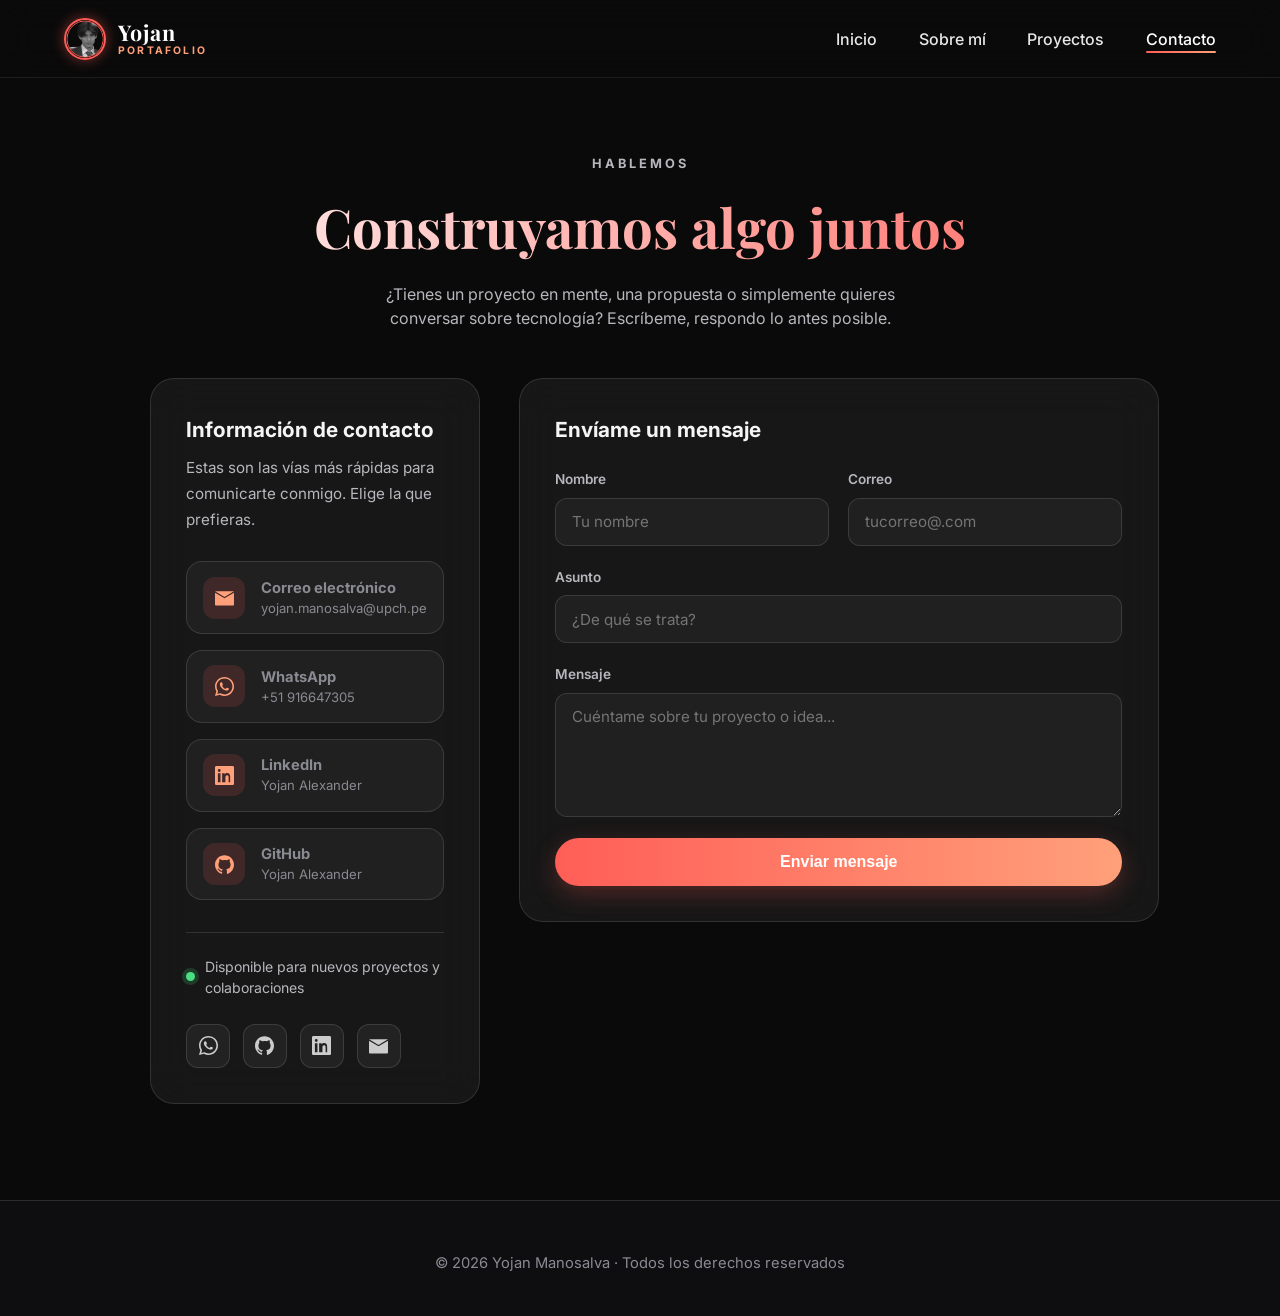
<file: contact.html>
<!DOCTYPE html>
<html lang="es">
<head>
  <meta charset="UTF-8" />
  <meta name="viewport" content="width=device-width, initial-scale=1.0" />
  <title>Contacto — Yojan Manosalva</title>
  <meta name="description" content="Ponte en contacto con Yojan Alexander Manosalva Peralta para propuestas, colaboraciones o proyectos de desarrollo web." />

  <link rel="icon" type="image/png" href="assets/img/favicon.png">
  <link rel="preconnect" href="https://fonts.googleapis.com">
  <link href="https://fonts.googleapis.com/css2?family=Inter:wght@300;400;500;600;700;900&family=Playfair+Display:wght@500;700&display=swap" rel="stylesheet">
  <link rel="stylesheet" href="style/main.css">

  <style>
    body { background: #0a0a0a; }

    .page-hero {
      padding: calc(var(--nav-height) + 3.5rem) clamp(1.5rem, 6vw, 70px) 2rem;
      text-align: center;
    }
    .page-hero h1 {
      font-size: clamp(2.1rem, 5.5vw, 3.4rem);
      font-family: "Playfair Display", serif;
      background: linear-gradient(90deg, #ffffff, var(--accent));
      -webkit-background-clip: text; -webkit-text-fill-color: transparent; background-clip: text;
    }
    .page-hero p { color: var(--text-muted); margin-top: .9rem; max-width: 560px; margin-inline: auto; }

    .contact-wrap {
      max-width: 1120px; margin: 0 auto;
      padding: 1rem clamp(1.5rem, 6vw, 70px) 6rem;
      display: grid;
      grid-template-columns: 1fr 1.15fr;
      gap: 2.4rem;
      align-items: start;
    }

    /* ---- Panel de información ---- */
    .info-panel { padding: 2.2rem; }
    .info-panel h2 { font-size: 1.3rem; margin-bottom: .6rem; }
    .info-panel > p { color: var(--text-muted); font-size: .95rem; line-height: 1.7; margin-bottom: 1.8rem; }

    .contact-methods { display: flex; flex-direction: column; gap: 1rem; margin-bottom: 2rem; }
    .contact-method {
      display: flex; align-items: center; gap: 1rem;
      padding: .9rem 1rem;
      border-radius: var(--radius-md);
      background: rgba(255,255,255,0.04);
      border: 1px solid var(--border);
      text-decoration: none;
      transition: transform var(--transition-fast), border-color var(--transition-fast), background var(--transition-fast);
    }
    .contact-method:hover { transform: translateX(6px); border-color: rgba(255,94,87,0.4); background: rgba(255,94,87,0.06); }
    .contact-method .icon {
      width: 42px; height: 42px; flex-shrink: 0;
      display: flex; align-items: center; justify-content: center;
      border-radius: 12px;
      background: rgba(255,94,87,0.14);
    }
    .contact-method .icon svg { width: 19px; height: 19px; fill: var(--accent-2); }
    .contact-method strong { display: block; font-size: .92rem; }
    .contact-method span { display: block; font-size: .82rem; color: var(--text-dim); }

    .availability {
      display: flex; align-items: center; gap: .6rem;
      font-size: .88rem; color: var(--text-muted);
      padding-top: 1.4rem; border-top: 1px solid var(--border);
    }
    .availability .dot {
      width: 9px; height: 9px; border-radius: 50%;
      background: #4ade80; box-shadow: 0 0 0 4px rgba(74,222,128,0.18);
      flex-shrink: 0;
    }

    .social-row { display: flex; gap: .8rem; margin-top: 1.6rem; }
    .social-row a {
      width: 44px; height: 44px; display: flex; align-items: center; justify-content: center;
      border-radius: 12px; background: rgba(255,255,255,0.05); border: 1px solid var(--border);
      transition: all var(--transition-fast);
    }
    .social-row a svg { width: 19px; height: 19px; fill: #ccc; transition: fill var(--transition-fast); }
    .social-row a:hover { border-color: var(--accent); transform: translateY(-3px); }
    .social-row a:hover svg { fill: var(--accent); }

    /* ---- Formulario ---- */
    .form-panel { padding: 2.2rem; }
    .form-panel h2 { font-size: 1.3rem; margin-bottom: 1.5rem; }

    .form-row { margin-bottom: 1.3rem; display: flex; flex-direction: column; gap: .5rem; }
    .form-row.two-cols { flex-direction: row; gap: 1.2rem; }
    .form-row.two-cols > div { flex: 1; display: flex; flex-direction: column; gap: .5rem; }

    .form-row label { font-size: .85rem; font-weight: 600; color: var(--text-muted); }
    .form-row input, .form-row textarea {
      background: rgba(255,255,255,0.04);
      border: 1px solid var(--border);
      border-radius: 12px;
      padding: .85rem 1rem;
      color: #fff;
      font-family: inherit;
      font-size: .95rem;
      transition: border-color var(--transition-fast), background var(--transition-fast);
      resize: vertical;
    }
    .form-row input:focus, .form-row textarea:focus {
      outline: none;
      border-color: var(--accent);
      background: rgba(255,94,87,0.05);
    }

    .form-status {
      margin-top: 1rem; font-size: .88rem; color: var(--text-muted);
      display: none;
    }
    .form-status.is-visible { display: block; }
    .form-status.is-success { color: #4ade80; }

    @media (max-width: 900px) {
      .contact-wrap { grid-template-columns: 1fr; }
      .form-row.two-cols { flex-direction: column; }
    }
  </style>
</head>

<body>
  <nav class="site-nav">
    <a href="index.html" class="nav-brand">
      <div class="nav-brand-avatar">
        <img src="assets/img/favicon.png" alt="Logo de Yojan">
      </div>
      <div class="nav-brand-text">
        <span class="nav-brand-title">Yojan</span>
        <span class="nav-brand-badge">Portafolio</span>
      </div>
    </a>
    <button class="nav-toggle" aria-label="Abrir menú"><span></span></button>
    <ul class="nav-links">
      <li><a href="index.html">Inicio</a></li>
      <li><a href="about.html">Sobre mí</a></li>
      <li><a href="projects.html">Proyectos</a></li>
      <li><a href="contact.html" class="is-active">Contacto</a></li>
    </ul>
  </nav>

  <header class="page-hero">
    <p class="section-eyebrow" data-reveal="fade">Hablemos</p>
    <h1 data-reveal="up" style="--reveal-delay:80ms">Construyamos algo juntos</h1>
    <p data-reveal="up" style="--reveal-delay:160ms">¿Tienes un proyecto en mente, una propuesta o simplemente quieres conversar sobre tecnología? Escríbeme, respondo lo antes posible.</p>
  </header>

  <div class="contact-wrap">
    <!-- INFORMACIÓN DE CONTACTO -->
    <section class="info-panel glass-card" data-reveal="left">
      <h2>Información de contacto</h2>
      <p>Estas son las vías más rápidas para comunicarte conmigo. Elige la que prefieras.</p>

      <div class="contact-methods">
        <a class="contact-method" href="mailto:yojan.manosalva@upch.pe">
          <span class="icon"><svg viewBox="0 0 24 24"><path d="M12 13.065l-11.99-7.2v15.135c0 .552.447 1 1 1h21.98c.553 0 1-.448 1-1V5.865l-11.99 7.2zM12 11.293l11.99-7.2H.01l11.99 7.2z"/></svg></span>
          <span><strong>Correo electrónico</strong><span>yojan.manosalva@upch.pe</span></span>
        </a>
        <a class="contact-method" href="https://wa.me/51916647305" target="_blank" rel="noopener">
          <span class="icon"><svg viewBox="0 0 24 24"><path d="M20.52 3.48A11.93 11.93 0 0012 0C5.37 0 0 5.37 0 12a11.9 11.9 0 001.68 6.06L0 24l6.18-1.62A11.94 11.94 0 0012 24c6.63 0 12-5.37 12-12 0-3.19-1.24-6.19-3.48-8.52zM12 22a9.9 9.9 0 01-5.05-1.39l-.36-.21-3.67.96.98-3.58-.23-.37A9.91 9.91 0 012 12C2 6.49 6.49 2 12 2s10 4.49 10 10-4.49 10-10 10zm5.3-7.48c-.29-.15-1.7-.84-1.97-.94-.26-.1-.45-.15-.64.15s-.73.94-.9 1.13-.33.22-.61.07a8.13 8.13 0 01-2.39-1.47 9.03 9.03 0 01-1.66-2.06c-.17-.29 0-.45.13-.6.14-.15.29-.33.43-.5.15-.17.19-.29.29-.48.1-.19.05-.36-.03-.51-.07-.15-.64-1.53-.88-2.09-.23-.55-.47-.47-.64-.48h-.55c-.19 0-.5.07-.76.36s-.99.96-.99 2.34.99 2.7 1.13 2.88c.14.19 1.96 2.99 4.74 4.19.66.29 1.18.46 1.59.59.67.21 1.27.18 1.75.11.53-.08 1.7-.69 1.94-1.36.24-.67.24-1.24.17-1.36-.07-.12-.26-.19-.55-.34z"/></svg></span>
          <span><strong>WhatsApp</strong><span>+51 916647305</span></span>
        </a>
        <a class="contact-method" href="https://www.linkedin.com/in/yojan-alexander-manosalva-peralta-862309312/" target="_blank" rel="noopener">
          <span class="icon"><svg viewBox="0 0 24 24"><path d="M20.447 20.452H17.2V14.8c0-1.344-.026-3.072-1.873-3.072-1.874 0-2.162 1.462-2.162 2.973v5.751H9.018V9h3.116v1.561h.045c.434-.822 1.494-1.69 3.072-1.69 3.285 0 3.89 2.164 3.89 4.977v6.604zM5.337 7.433a1.804 1.804 0 110-3.608 1.804 1.804 0 010 3.608zM6.918 20.452H3.652V9h3.266v11.452zM22.225 0H1.771C.792 0 0 .774 0 1.729v20.542C0 23.226.792 24 1.771 24h20.451c.98 0 1.778-.774 1.778-1.729V1.729C24 .774 23.205 0 22.225 0z"/></svg></span>
          <span><strong>LinkedIn</strong><span>Yojan Alexander</span></span>
        </a>
        <a class="contact-method" href="https://github.com/Alexander-Manosalva-Peralta" target="_blank" rel="noopener">
          <span class="icon"><svg viewBox="0 0 24 24"><path d="M12 .297c-6.63 0-12 5.373-12 12 0 5.303 3.438 9.8 8.205 11.387.6.113.82-.258.82-.577v-2.02c-3.338.724-4.033-1.415-4.033-1.415-.546-1.385-1.333-1.755-1.333-1.755-1.09-.744.083-.729.083-.729 1.205.085 1.84 1.238 1.84 1.238 1.07 1.835 2.807 1.305 3.492.998.108-.776.418-1.305.762-1.605-2.665-.3-5.466-1.335-5.466-5.933 0-1.31.468-2.38 1.236-3.22-.123-.303-.536-1.523.117-3.176 0 0 1.008-.322 3.3 1.23a11.47 11.47 0 013.003-.404c1.02.004 2.047.137 3.003.404 2.29-1.552 3.297-1.23 3.297-1.23.655 1.653.242 2.873.118 3.176.77.84 1.236 1.91 1.236 3.22 0 4.61-2.803 5.63-5.475 5.922.43.372.823 1.102.823 2.222v3.293c0 .322.218.694.825.576C20.565 22.092 24 17.592 24 12.297c0-6.627-5.373-12-12-12"/></svg></span>
          <span><strong>GitHub</strong><span>Yojan Alexander</span></span>
        </a>
      </div>

      <div class="availability">
        <span class="dot"></span>
        Disponible para nuevos proyectos y colaboraciones
      </div>

      <div class="social-row">
        <a href="https://wa.me/51916647305" target="_blank" rel="noopener" aria-label="WhatsApp">
      <svg viewBox="0 0 24 24"><path d="M20.52 3.48A11.93 11.93 0 0012 0C5.37 0 0 5.37 0 12a11.9 11.9 0 001.68 6.06L0 24l6.18-1.62A11.94 11.94 0 0012 24c6.63 0 12-5.37 12-12 0-3.19-1.24-6.19-3.48-8.52zM12 22a9.9 9.9 0 01-5.05-1.39l-.36-.21-3.67.96.98-3.58-.23-.37A9.91 9.91 0 012 12C2 6.49 6.49 2 12 2s10 4.49 10 10-4.49 10-10 10zm5.3-7.48c-.29-.15-1.7-.84-1.97-.94-.26-.1-.45-.15-.64.15s-.73.94-.9 1.13-.33.22-.61.07a8.13 8.13 0 01-2.39-1.47 9.03 9.03 0 01-1.66-2.06c-.17-.29 0-.45.13-.6.14-.15.29-.33.43-.5.15-.17.19-.29.29-.48.1-.19.05-.36-.03-.51-.07-.15-.64-1.53-.88-2.09-.23-.55-.47-.47-.64-.48h-.55c-.19 0-.5.07-.76.36s-.99.96-.99 2.34.99 2.7 1.13 2.88c.14.19 1.96 2.99 4.74 4.19.66.29 1.18.46 1.59.59.67.21 1.27.18 1.75.11.53-.08 1.7-.69 1.94-1.36.24-.67.24-1.24.17-1.36-.07-.12-.26-.19-.55-.34z"/></svg>
    </a>
    <a href="https://github.com/Alexander-Manosalva-Peralta" target="_blank" rel="noopener" aria-label="GitHub">
      <svg viewBox="0 0 24 24"><path d="M12 .297c-6.63 0-12 5.373-12 12 0 5.303 3.438 9.8 8.205 11.387.6.113.82-.258.82-.577v-2.02c-3.338.724-4.033-1.415-4.033-1.415-.546-1.385-1.333-1.755-1.333-1.755-1.09-.744.083-.729.083-.729 1.205.085 1.84 1.238 1.84 1.238 1.07 1.835 2.807 1.305 3.492.998.108-.776.418-1.305.762-1.605-2.665-.3-5.466-1.335-5.466-5.933 0-1.31.468-2.38 1.236-3.22-.123-.303-.536-1.523.117-3.176 0 0 1.008-.322 3.3 1.23a11.47 11.47 0 013.003-.404c1.02.004 2.047.137 3.003.404 2.29-1.552 3.297-1.23 3.297-1.23.655 1.653.242 2.873.118 3.176.77.84 1.236 1.91 1.236 3.22 0 4.61-2.803 5.63-5.475 5.922.43.372.823 1.102.823 2.222v3.293c0 .322.218.694.825.576C20.565 22.092 24 17.592 24 12.297c0-6.627-5.373-12-12-12"/></svg>
    </a>
    <a href="https://www.linkedin.com/in/yojan-alexander-manosalva-peralta-862309312/" target="_blank" rel="noopener" aria-label="LinkedIn">
      <svg viewBox="0 0 24 24"><path d="M20.447 20.452H17.2V14.8c0-1.344-.026-3.072-1.873-3.072-1.874 0-2.162 1.462-2.162 2.973v5.751H9.018V9h3.116v1.561h.045c.434-.822 1.494-1.69 3.072-1.69 3.285 0 3.89 2.164 3.89 4.977v6.604zM5.337 7.433a1.804 1.804 0 110-3.608 1.804 1.804 0 010 3.608zM6.918 20.452H3.652V9h3.266v11.452zM22.225 0H1.771C.792 0 0 .774 0 1.729v20.542C0 23.226.792 24 1.771 24h20.451c.98 0 1.778-.774 1.778-1.729V1.729C24 .774 23.205 0 22.225 0z"/></svg>
    </a>
    <a href="mailto:yojan.manosalva@upch.pe" aria-label="Correo">
      <svg viewBox="0 0 24 24"><path d="M12 13.065l-11.99-7.2v15.135c0 .552.447 1 1 1h21.98c.553 0 1-.448 1-1V5.865l-11.99 7.2zM12 11.293l11.99-7.2H.01l11.99 7.2z"/></svg>
    </a>
      </div>
    </section>

    <!-- FORMULARIO -->
    <section class="form-panel glass-card" data-reveal="right">
      <h2>Envíame un mensaje</h2>
      <form id="contact-form">
        <div class="form-row two-cols">
          <div>
            <label for="name">Nombre</label>
            <input type="text" id="name" name="name" placeholder="Tu nombre" required>
          </div>
          <div>
            <label for="email">Correo</label>
            <input type="email" id="email" name="email" placeholder="tucorreo@.com" required>
          </div>
        </div>
        <div class="form-row">
          <label for="subject">Asunto</label>
          <input type="text" id="subject" name="subject" placeholder="¿De qué se trata?" required>
        </div>
        <div class="form-row">
          <label for="message">Mensaje</label>
          <textarea id="message" name="message" rows="5" placeholder="Cuéntame sobre tu proyecto o idea..." required></textarea>
        </div>
        <button type="submit" class="btn btn-solid" style="width:100%; justify-content:center;">Enviar mensaje</button>
        <p class="form-status" id="form-status"></p>
      </form>
    </section>
  </div>

  <footer class="site-footer">
    <p>© 2026 Yojan Manosalva · Todos los derechos reservados</p>
  </footer>

  <script src="scripts/main.js"></script>
  <script>
    // El formulario abre el cliente de correo del usuario con los datos precargados.
    // (Puedes reemplazar esto por un servicio como Formspree o un backend propio.)
    const form = document.getElementById('contact-form');
    const status = document.getElementById('form-status');
    form.addEventListener('submit', (e) => {
      e.preventDefault();
      const name = document.getElementById('name').value.trim();
      const email = document.getElementById('email').value.trim();
      const subject = document.getElementById('subject').value.trim();
      const message = document.getElementById('message').value.trim();

      const body = encodeURIComponent(`${message}\n\n— ${name} (${email})`);
      const mailto = `mailto:yojan.manosalva@upch.pe?subject=${encodeURIComponent(subject)}&body=${body}`;

      window.location.href = mailto;
      status.textContent = 'Se abrirá tu cliente de correo para completar el envío.';
      status.classList.add('is-visible', 'is-success');
    });
  </script>
</body>
</html>
</file>
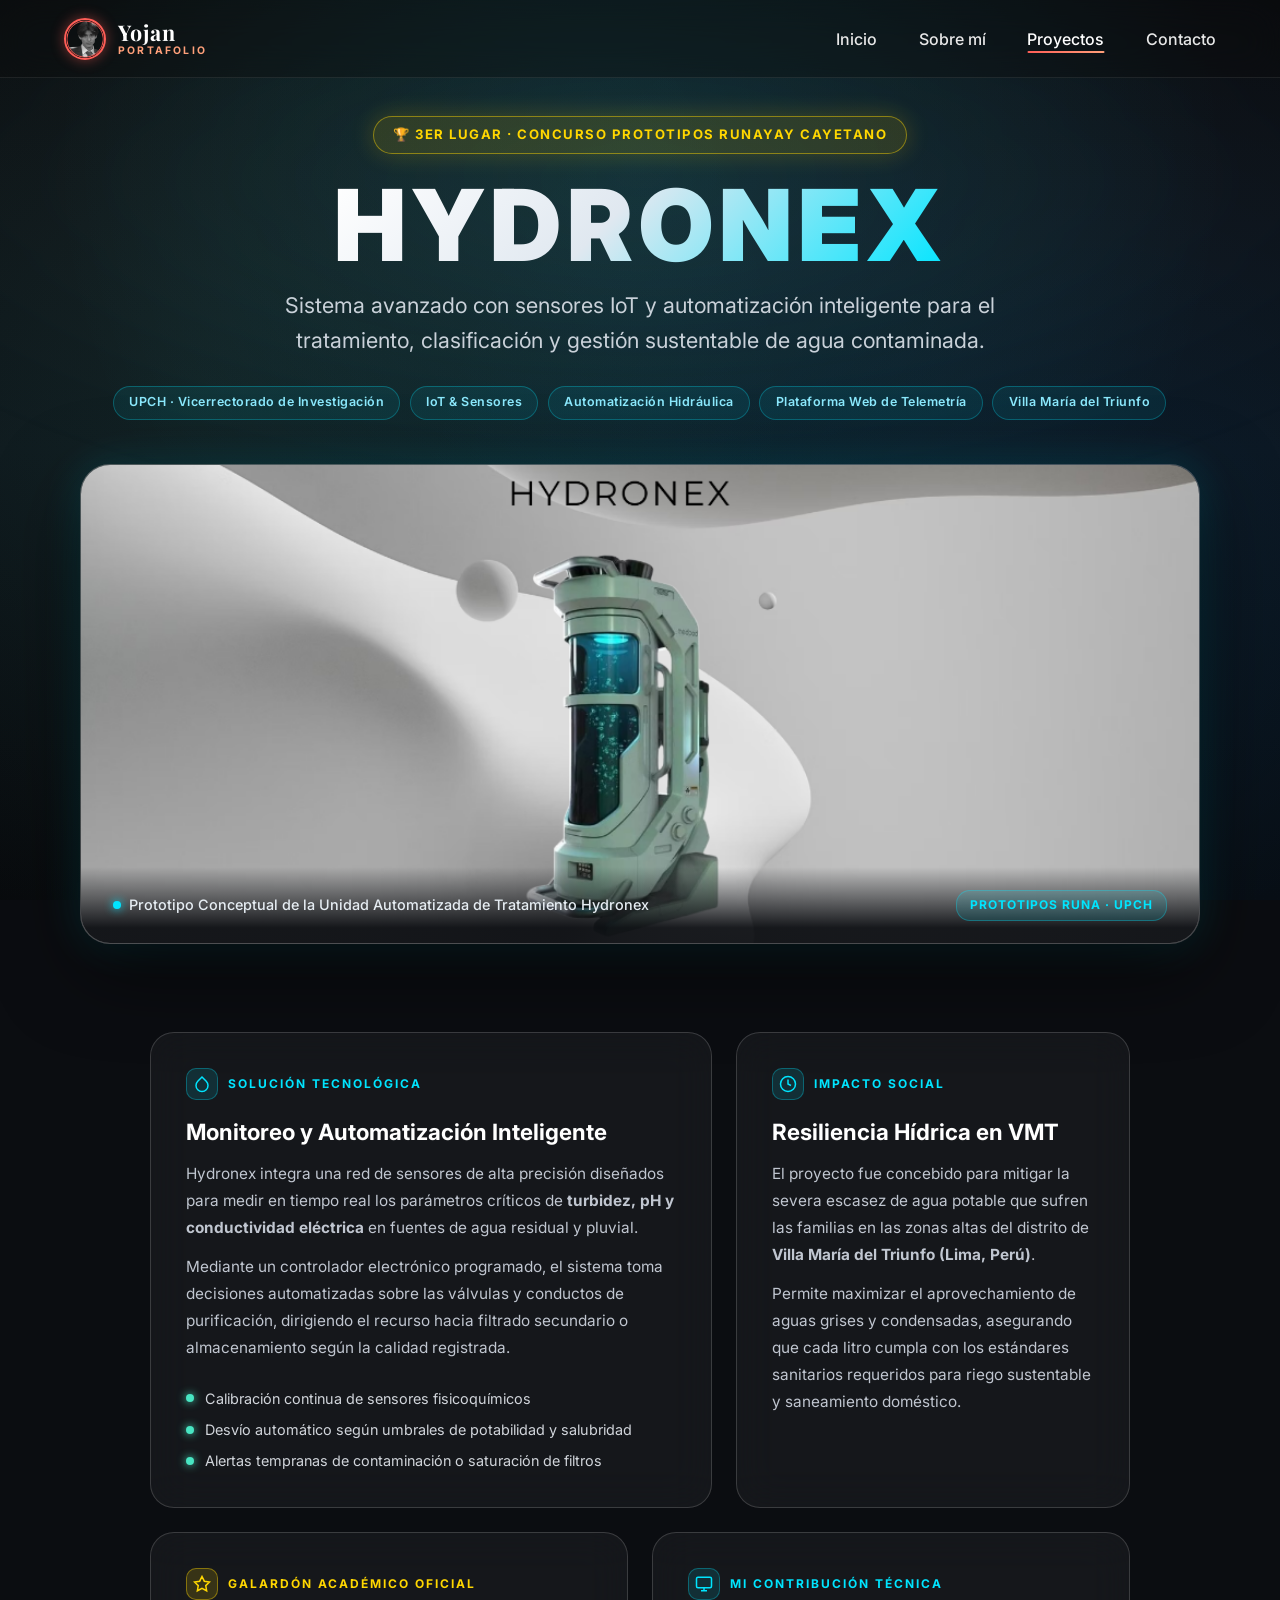
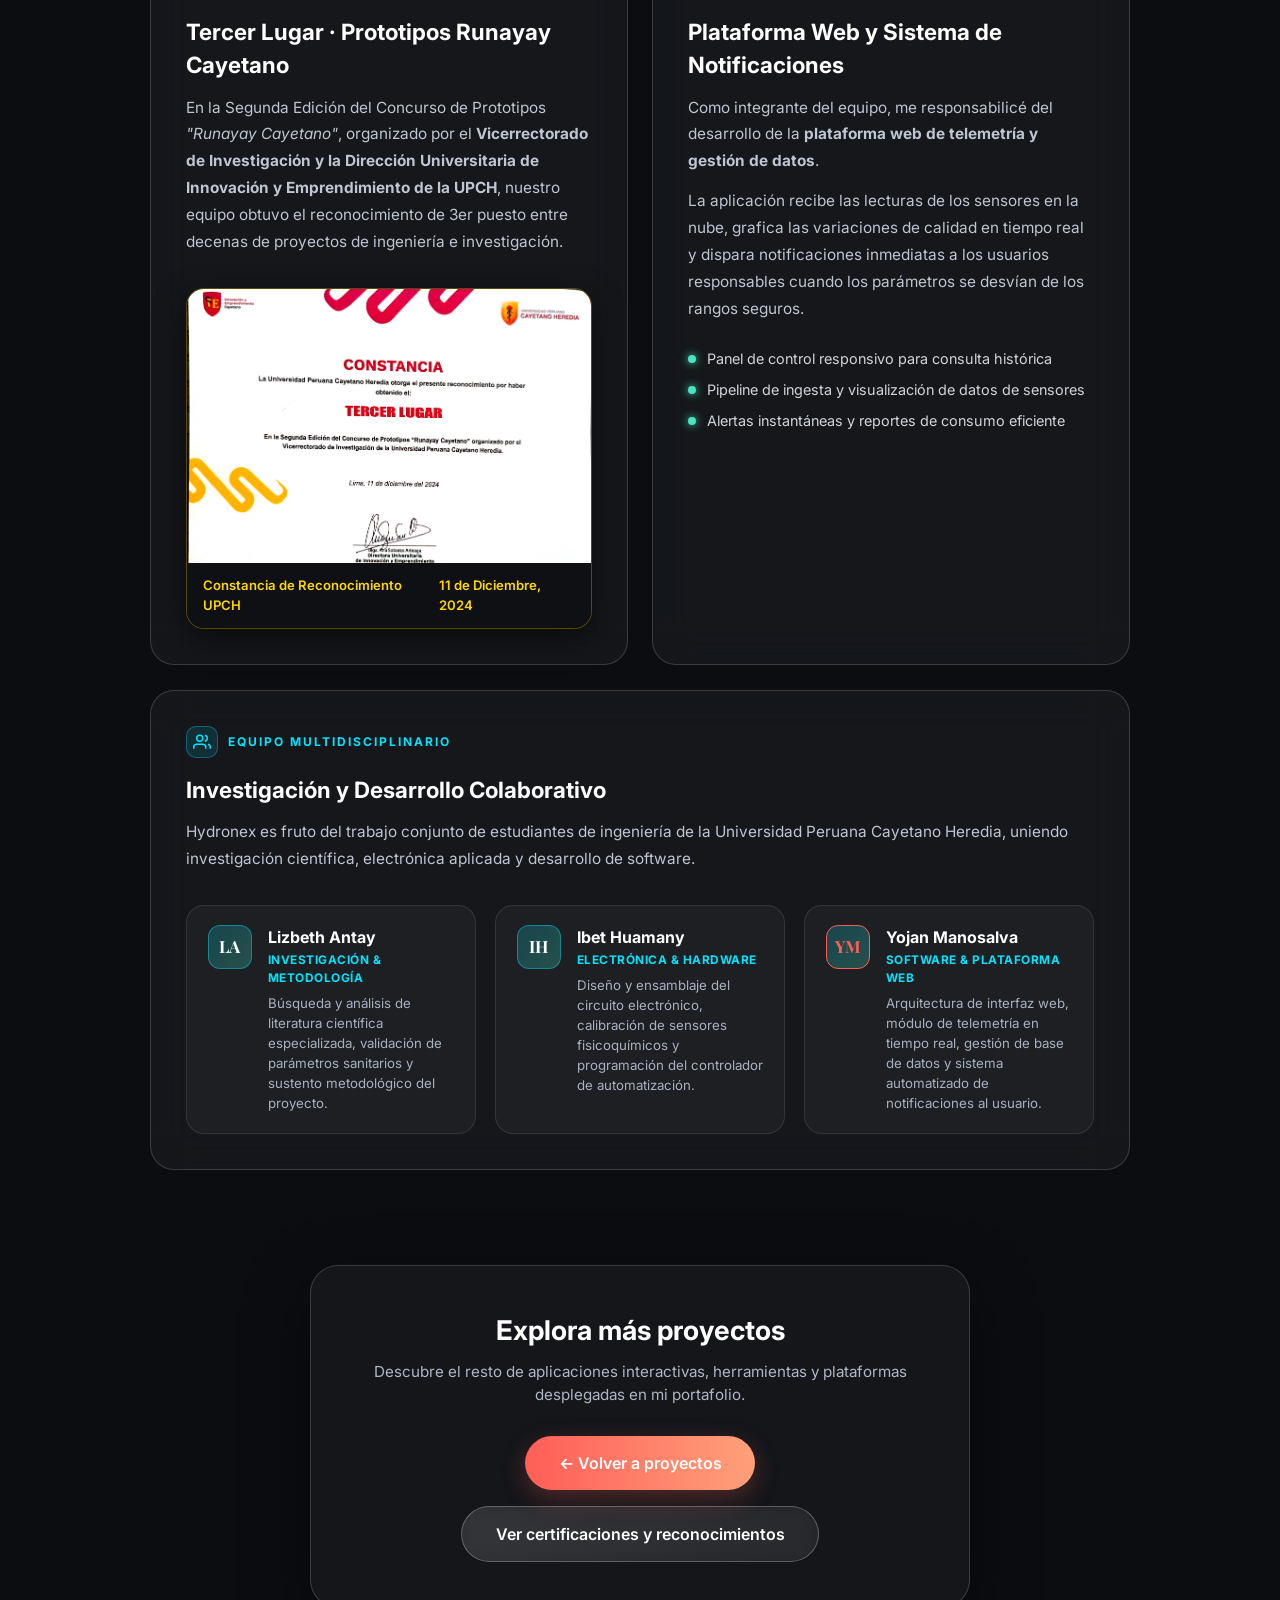
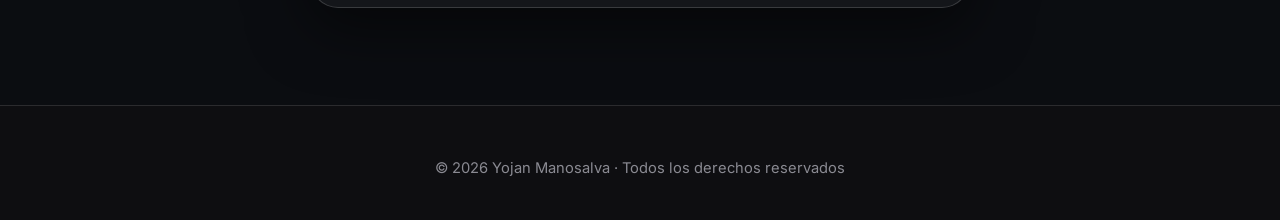
<file: proyectos/hydronex.html>
<!DOCTYPE html>
<html lang="es">
<head>
  <meta charset="UTF-8" />
  <meta name="viewport" content="width=device-width, initial-scale=1.0" />
  <title>HYDRONEX — Proyecto Galardonado | Yojan Manosalva</title>
  <meta name="description" content="Hydronex: sistema de sensores y automatización para medir turbidez, pH y conductividad del agua. 3er puesto en el Concurso de Prototipos Runayay Cayetano — UPCH." />

  <link rel="icon" type="image/png" href="../assets/img/favicon.png">
  <link rel="preconnect" href="https://fonts.googleapis.com">
  <link href="https://fonts.googleapis.com/css2?family=Inter:wght@300;400;500;600;700;800;900&family=Playfair+Display:wght@500;700&display=swap" rel="stylesheet" />
  <link rel="stylesheet" href="../style/main.css" />

  <style>
    :root {
      --hy-cyan: #00e5ff;
      --hy-teal: #48e5c2;
      --hy-glow: rgba(0, 229, 255, 0.25);
      --hy-border: rgba(255, 255, 255, 0.16);
    }

    body {
      background-color: #0b0d11;
      color: #eaeaea;
      overflow-x: hidden;
    }

    /* ==== FONDO AMBIENTAL FUTURISTA CURVO ==== */
    .hy-bg-wrapper {
      position: fixed;
      inset: 0;
      z-index: -2;
      overflow: hidden;
      pointer-events: none;
    }

    .hy-bg-gradient {
      position: absolute;
      inset: 0;
      background:
        radial-gradient(circle at 50% 18%, rgba(0, 229, 255, 0.12) 0%, transparent 60%),
        radial-gradient(circle at 15% 45%, rgba(72, 229, 194, 0.08) 0%, transparent 50%),
        radial-gradient(circle at 85% 65%, rgba(0, 150, 255, 0.09) 0%, transparent 55%),
        linear-gradient(180deg, #090a0d 0%, #0d1117 50%, #08090c 100%);
    }

    /* Formas suaves orgánicas que evocan las curvas de la imagen */
    .hy-ambient-wave {
      position: absolute;
      width: 140vw;
      height: 70vh;
      top: -15vh;
      left: -20vw;
      background: radial-gradient(ellipse at center, rgba(235, 244, 255, 0.06) 0%, transparent 70%);
      filter: blur(60px);
      border-radius: 50%;
    }

    /* ==== BOTÓN FLOTANTE REGRESAR ==== */
    .hy-back-nav {
      position: fixed;
      top: 1.2rem;
      left: 1.5rem;
      z-index: 110;
    }

    /* ==== HERO SHOWCASE ==== */
    .hy-hero-section {
      padding: calc(var(--nav-height) + 2rem) clamp(1.5rem, 6vw, 70px) 2rem;
      display: flex;
      flex-direction: column;
      align-items: center;
      text-align: center;
      position: relative;
      z-index: 2;
    }

    .hy-award-badge {
      display: inline-flex;
      align-items: center;
      gap: 0.6rem;
      padding: 0.5rem 1.2rem;
      border-radius: 30px;
      background: rgba(255, 215, 0, 0.12);
      border: 1px solid rgba(255, 215, 0, 0.45);
      color: #ffd700;
      font-size: 0.82rem;
      font-weight: 700;
      letter-spacing: 1.5px;
      text-transform: uppercase;
      box-shadow: 0 0 25px rgba(255, 215, 0, 0.2);
      margin-bottom: 1.4rem;
      animation: awardGlow 3s ease-in-out infinite alternate;
    }

    @keyframes awardGlow {
      from { box-shadow: 0 0 15px rgba(255, 215, 0, 0.15); }
      to { box-shadow: 0 0 30px rgba(255, 215, 0, 0.4); }
    }

    .hy-title-main {
      font-family: 'Inter', sans-serif;
      font-size: clamp(3rem, 9vw, 6.2rem);
      font-weight: 900;
      letter-spacing: 6px;
      text-transform: uppercase;
      line-height: 1;
      margin: 0 0 0.8rem;
      background: linear-gradient(135deg, #ffffff 0%, #e0e8f0 45%, var(--hy-cyan) 100%);
      -webkit-background-clip: text;
      -webkit-text-fill-color: transparent;
      background-clip: text;
    }

    .hy-subtitle {
      font-size: clamp(1.05rem, 2.2vw, 1.35rem);
      color: #c9d1d9;
      max-width: 720px;
      line-height: 1.6;
      margin: 0 auto 1.8rem;
      font-weight: 400;
    }

    .hy-tag-row {
      display: flex;
      flex-wrap: wrap;
      justify-content: center;
      gap: 0.6rem;
      margin-bottom: 2.8rem;
    }

    .hy-tag-pill {
      font-size: 0.78rem;
      font-weight: 600;
      letter-spacing: 0.5px;
      padding: 0.4rem 0.95rem;
      border-radius: 20px;
      background: rgba(0, 229, 255, 0.08);
      border: 1px solid rgba(0, 229, 255, 0.28);
      color: #8be9fd;
    }

    /* ==== RENDER SHOWCASE CARD (FUTURISTA ESTILO IMAGEN) ==== */
    .hy-render-stage {
      width: 100%;
      max-width: 1120px;
      margin: 0 auto 3.5rem;
      position: relative;
      border-radius: 30px;
      overflow: hidden;
      border: 1px solid rgba(255, 255, 255, 0.22);
      box-shadow: 0 25px 80px rgba(0, 0, 0, 0.6), 0 0 40px rgba(0, 229, 255, 0.18);
      background: linear-gradient(135deg, rgba(255, 255, 255, 0.07) 0%, rgba(200, 210, 225, 0.03) 100%);
      backdrop-filter: blur(20px);
    }

    .hy-render-stage img {
      width: 100%;
      height: auto;
      display: block;
      object-fit: cover;
      transition: transform 0.8s var(--ease);
    }

    .hy-render-stage:hover img {
      transform: scale(1.02);
    }

    .hy-render-caption {
      position: absolute;
      bottom: 0;
      left: 0;
      right: 0;
      padding: 1.4rem 2rem;
      background: linear-gradient(180deg, transparent 0%, rgba(8, 10, 14, 0.92) 80%);
      display: flex;
      justify-content: space-between;
      align-items: center;
      flex-wrap: wrap;
      gap: 1rem;
    }

    .hy-render-caption p {
      font-size: 0.9rem;
      color: #e6edf3;
      margin: 0;
      font-weight: 500;
      display: flex;
      align-items: center;
      gap: 0.5rem;
    }

    .hy-render-caption p::before {
      content: "";
      width: 8px;
      height: 8px;
      border-radius: 50%;
      background: var(--hy-cyan);
      box-shadow: 0 0 10px var(--hy-cyan);
    }

    .hy-render-badge {
      font-size: 0.75rem;
      font-weight: 700;
      letter-spacing: 1px;
      text-transform: uppercase;
      color: var(--hy-cyan);
      background: rgba(0, 229, 255, 0.12);
      padding: 0.35rem 0.8rem;
      border-radius: 14px;
      border: 1px solid rgba(0, 229, 255, 0.3);
    }

    /* ==== BENTO GRID ==== */
    .hy-bento-grid {
      max-width: 1120px;
      margin: 0 auto;
      padding: 0 clamp(1.5rem, 6vw, 70px) 5rem;
      display: grid;
      grid-template-columns: repeat(12, 1fr);
      gap: 1.5rem;
      position: relative;
      z-index: 2;
    }

    .hy-card {
      background: rgba(255, 255, 255, 0.045);
      backdrop-filter: blur(20px);
      -webkit-backdrop-filter: blur(20px);
      border: 1px solid var(--hy-border);
      border-radius: 24px;
      padding: 2.2rem;
      transition: transform var(--transition), box-shadow var(--transition), border-color var(--transition);
      display: flex;
      flex-direction: column;
    }

    .hy-card:hover {
      transform: translateY(-5px);
      border-color: rgba(0, 229, 255, 0.4);
      box-shadow: 0 18px 45px rgba(0, 0, 0, 0.45), 0 0 25px rgba(0, 229, 255, 0.12);
    }

    .col-12 { grid-column: span 12; }
    .col-8  { grid-column: span 8; }
    .col-7  { grid-column: span 7; }
    .col-6  { grid-column: span 6; }
    .col-5  { grid-column: span 5; }
    .col-4  { grid-column: span 4; }

    .hy-card-header {
      display: flex;
      align-items: center;
      gap: 0.6rem;
      margin-bottom: 0.9rem;
    }

    .hy-card-icon {
      width: 32px;
      height: 32px;
      border-radius: 10px;
      background: rgba(0, 229, 255, 0.12);
      border: 1px solid rgba(0, 229, 255, 0.3);
      display: flex;
      align-items: center;
      justify-content: center;
      color: var(--hy-cyan);
      flex-shrink: 0;
    }

    .hy-card-icon svg {
      width: 18px;
      height: 18px;
      fill: none;
      stroke: currentColor;
      stroke-width: 2;
    }

    .hy-card-eyebrow {
      font-size: 0.75rem;
      font-weight: 700;
      letter-spacing: 2px;
      text-transform: uppercase;
      color: var(--hy-cyan);
    }

    .hy-card h3 {
      font-size: 1.4rem;
      color: #fff;
      margin-bottom: 0.8rem;
      font-weight: 700;
    }

    .hy-card p {
      color: #c0c6d0;
      font-size: 0.96rem;
      line-height: 1.75;
      margin-bottom: 0.8rem;
    }

    .hy-card p:last-child {
      margin-bottom: 0;
    }

    /* Lista de especificaciones técnicas */
    .hy-spec-list {
      list-style: none;
      display: flex;
      flex-direction: column;
      gap: 0.6rem;
      margin-top: 0.8rem;
    }

    .hy-spec-item {
      display: flex;
      align-items: center;
      gap: 0.7rem;
      font-size: 0.9rem;
      color: #d1d5db;
    }

    .hy-spec-dot {
      width: 8px;
      height: 8px;
      border-radius: 50%;
      background: var(--hy-teal);
      box-shadow: 0 0 8px var(--hy-teal);
      flex-shrink: 0;
    }

    /* Certificado / Constancia oficial */
    .hy-cert-wrapper {
      position: relative;
      border-radius: 18px;
      overflow: hidden;
      border: 1px solid rgba(255, 215, 0, 0.35);
      box-shadow: 0 10px 30px rgba(0, 0, 0, 0.5);
      margin-top: 1.2rem;
      background: #000;
    }

    .hy-cert-wrapper img {
      width: 100%;
      height: auto;
      display: block;
      transition: transform 0.5s ease;
    }

    .hy-cert-wrapper:hover img {
      transform: scale(1.03);
    }

    .hy-cert-caption {
      padding: 0.8rem 1rem;
      background: rgba(15, 17, 22, 0.95);
      font-size: 0.82rem;
      color: #ffd700;
      font-weight: 600;
      display: flex;
      align-items: center;
      justify-content: space-between;
    }

    /* Colaboradores */
    .hy-team-grid {
      display: grid;
      grid-template-columns: repeat(auto-fit, minmax(230px, 1fr));
      gap: 1.2rem;
      margin-top: 1.2rem;
    }

    .hy-member-box {
      background: rgba(255, 255, 255, 0.035);
      border: 1px solid rgba(255, 255, 255, 0.1);
      border-radius: 18px;
      padding: 1.2rem 1.3rem;
      display: flex;
      gap: 1rem;
      align-items: flex-start;
      transition: border-color var(--transition-fast), transform var(--transition-fast);
    }

    .hy-member-box:hover {
      border-color: rgba(0, 229, 255, 0.4);
      transform: translateY(-3px);
    }

    .hy-member-avatar {
      width: 44px;
      height: 44px;
      border-radius: 12px;
      background: linear-gradient(135deg, rgba(0, 229, 255, 0.2), rgba(72, 229, 194, 0.25));
      border: 1px solid rgba(0, 229, 255, 0.4);
      display: flex;
      align-items: center;
      justify-content: center;
      font-family: 'Playfair Display', serif;
      font-weight: 700;
      font-size: 1.05rem;
      color: #fff;
      flex-shrink: 0;
    }

    .hy-member-info h4 {
      font-size: 1rem;
      color: #fff;
      margin-bottom: 0.2rem;
    }

    .hy-member-role {
      font-size: 0.74rem;
      font-weight: 700;
      letter-spacing: 0.5px;
      text-transform: uppercase;
      color: var(--hy-cyan);
      margin-bottom: 0.4rem;
      display: block;
    }

    .hy-member-info p {
      font-size: 0.83rem;
      color: #aab2bf;
      line-height: 1.5;
      margin: 0;
    }

    /* ==== CTA DE NAVEGACIÓN LIMPIO ==== */
    .hy-cta-section {
      max-width: 800px;
      margin: 0 auto;
      padding: 1rem clamp(1.5rem, 6vw, 70px) 6rem;
      text-align: center;
      position: relative;
      z-index: 2;
    }

    .hy-cta-box {
      background: rgba(255, 255, 255, 0.04);
      backdrop-filter: blur(25px);
      border: 1px solid var(--hy-border);
      border-radius: 28px;
      padding: 2.8rem 2rem;
      box-shadow: 0 20px 60px rgba(0, 0, 0, 0.5);
    }

    .hy-cta-box h3 {
      font-size: 1.7rem;
      color: #fff;
      margin-bottom: 0.6rem;
    }

    .hy-cta-box p {
      color: #b0b7c3;
      font-size: 0.95rem;
      max-width: 540px;
      margin: 0 auto 1.8rem;
    }

    .hy-cta-buttons {
      display: flex;
      gap: 1rem;
      justify-content: center;
      flex-wrap: wrap;
    }

    @media (max-width: 960px) {
      .col-8, .col-7, .col-6, .col-5, .col-4 {
        grid-column: span 12;
      }
      .hy-render-caption {
        flex-direction: column;
        align-items: flex-start;
      }
    }
  </style>
</head>

<body>
  <!-- FONDO AMBIENTAL -->
  <div class="hy-bg-wrapper">
    <div class="hy-bg-gradient"></div>
    <div class="hy-ambient-wave"></div>
  </div>

  <!-- NAVBAR COMPLETA -->
  <nav class="site-nav">
    <a href="../index.html" class="nav-brand">
      <div class="nav-brand-avatar">
        <img src="../assets/img/favicon.png" alt="Logo de Yojan">
      </div>
      <div class="nav-brand-text">
        <span class="nav-brand-title">Yojan</span>
        <span class="nav-brand-badge">Portafolio</span>
      </div>
    </a>
    <button class="nav-toggle" aria-label="Abrir menú"><span></span></button>
    <ul class="nav-links">
      <li><a href="../index.html">Inicio</a></li>
      <li><a href="../about.html">Sobre mí</a></li>
      <li><a href="../projects.html" class="is-active">Proyectos</a></li>
      <li><a href="../contact.html">Contacto</a></li>
    </ul>
  </nav>

  <!-- HERO SECTION CON PROTAGONISMO DEL RENDER -->
  <section class="hy-hero-section">
    <div class="hy-award-badge" data-reveal="zoom">
      🏆 3er Lugar · Concurso Prototipos Runayay Cayetano
    </div>

    <h1 class="hy-title-main" data-reveal="up" style="--reveal-delay:80ms">HYDRONEX</h1>

    <p class="hy-subtitle" data-reveal="up" style="--reveal-delay:160ms">
      Sistema avanzado con sensores IoT y automatización inteligente para el tratamiento, clasificación y gestión sustentable de agua contaminada.
    </p>

    <div class="hy-tag-row" data-reveal="up" style="--reveal-delay:220ms">
      <span class="hy-tag-pill">UPCH · Vicerrectorado de Investigación</span>
      <span class="hy-tag-pill">IoT & Sensores</span>
      <span class="hy-tag-pill">Automatización Hidráulica</span>
      <span class="hy-tag-pill">Plataforma Web de Telemetría</span>
      <span class="hy-tag-pill">Villa María del Triunfo</span>
    </div>

    <!-- ESCENARIO DEL RENDER 3D SUMINISTRADO -->
    <div class="hy-render-stage" data-reveal="zoom" style="--reveal-delay:280ms">
      <img src="../assets/img/hydronex.png" alt="Prototipo 3D y Cápsula de Tratamiento Hydronex">
      <div class="hy-render-caption">
        <p>Prototipo Conceptual de la Unidad Automatizada de Tratamiento Hydronex</p>
        <span class="hy-render-badge">Prototipos RUNA · UPCH</span>
      </div>
    </div>
  </section>

  <!-- BENTO GRID DE DETALLES DEL PROYECTO -->
  <div class="hy-bento-grid">

    <!-- DESCRIPCIÓN TÉCNICA -->
    <div class="hy-card col-7" data-reveal="up">
      <div class="hy-card-header">
        <div class="hy-card-icon">
          <svg viewBox="0 0 24 24"><path d="M12 2.69l5.66 5.66a8 8 0 1 1-11.31 0z"/></svg>
        </div>
        <span class="hy-card-eyebrow">Solución Tecnológica</span>
      </div>
      <h3>Monitoreo y Automatización Inteligente</h3>
      <p>
        Hydronex integra una red de sensores de alta precisión diseñados para medir en tiempo real los parámetros críticos de <strong>turbidez, pH y conductividad eléctrica</strong> en fuentes de agua residual y pluvial.
      </p>
      <p>
        Mediante un controlador electrónico programado, el sistema toma decisiones automatizadas sobre las válvulas y conductos de purificación, dirigiendo el recurso hacia filtrado secundario o almacenamiento según la calidad registrada.
      </p>
      <ul class="hy-spec-list">
        <li class="hy-spec-item"><span class="hy-spec-dot"></span> Calibración continua de sensores fisicoquímicos</li>
        <li class="hy-spec-item"><span class="hy-spec-dot"></span> Desvío automático según umbrales de potabilidad y salubridad</li>
        <li class="hy-spec-item"><span class="hy-spec-dot"></span> Alertas tempranas de contaminación o saturación de filtros</li>
      </ul>
    </div>

    <!-- IMPACTO Y CONTEXTO -->
    <div class="hy-card col-5" data-reveal="up" style="--reveal-delay:80ms">
      <div class="hy-card-header">
        <div class="hy-card-icon">
          <svg viewBox="0 0 24 24"><circle cx="12" cy="12" r="10"/><path d="M12 6v6l4 2"/></svg>
        </div>
        <span class="hy-card-eyebrow">Impacto Social</span>
      </div>
      <h3>Resiliencia Hídrica en VMT</h3>
      <p>
        El proyecto fue concebido para mitigar la severa escasez de agua potable que sufren las familias en las zonas altas del distrito de <strong>Villa María del Triunfo (Lima, Perú)</strong>.
      </p>
      <p>
        Permite maximizar el aprovechamiento de aguas grises y condensadas, asegurando que cada litro cumpla con los estándares sanitarios requeridos para riego sustentable y saneamiento doméstico.
      </p>
    </div>

    <!-- RECONOCIMIENTO / CONSTANCIA OFICIAL -->
    <div class="hy-card col-6" data-reveal="up">
      <div class="hy-card-header">
        <div class="hy-card-icon" style="background: rgba(255,215,0,0.15); border-color: rgba(255,215,0,0.4); color: #ffd700;">
          <svg viewBox="0 0 24 24"><polygon points="12 2 15.09 8.26 22 9.27 17 14.14 18.18 21.02 12 17.77 5.82 21.02 7 14.14 2 9.27 8.91 8.26 12 2"/></svg>
        </div>
        <span class="hy-card-eyebrow" style="color:#ffd700;">Galardón Académico Oficial</span>
      </div>
      <h3>Tercer Lugar · Prototipos Runayay Cayetano</h3>
      <p>
        En la Segunda Edición del Concurso de Prototipos <em>"Runayay Cayetano"</em>, organizado por el <strong>Vicerrectorado de Investigación y la Dirección Universitaria de Innovación y Emprendimiento de la UPCH</strong>, nuestro equipo obtuvo el reconocimiento de 3er puesto entre decenas de proyectos de ingeniería e investigación.
      </p>
      <div class="hy-cert-wrapper">
        <img src="../assets/img/cayetano.jpg" alt="Constancia oficial del 3er Lugar UPCH Runayay Cayetano">
        <div class="hy-cert-caption">
          <span>Constancia de Reconocimiento UPCH</span>
          <span>11 de Diciembre, 2024</span>
        </div>
      </div>
    </div>

    <!-- PLATAFORMA WEB & TELEMETRÍA -->
    <div class="hy-card col-6" data-reveal="up" style="--reveal-delay:80ms">
      <div class="hy-card-header">
        <div class="hy-card-icon">
          <svg viewBox="0 0 24 24"><rect x="2" y="3" width="20" height="14" rx="2"/><line x1="8" y1="21" x2="16" y2="21"/><line x1="12" y1="17" x2="12" y2="21"/></svg>
        </div>
        <span class="hy-card-eyebrow">Mi Contribución Técnica</span>
      </div>
      <h3>Plataforma Web y Sistema de Notificaciones</h3>
      <p>
        Como integrante del equipo, me responsabilicé del desarrollo de la <strong>plataforma web de telemetría y gestión de datos</strong>.
      </p>
      <p>
        La aplicación recibe las lecturas de los sensores en la nube, grafica las variaciones de calidad en tiempo real y dispara notificaciones inmediatas a los usuarios responsables cuando los parámetros se desvían de los rangos seguros.
      </p>
      <ul class="hy-spec-list">
        <li class="hy-spec-item"><span class="hy-spec-dot"></span> Panel de control responsivo para consulta histórica</li>
        <li class="hy-spec-item"><span class="hy-spec-dot"></span> Pipeline de ingesta y visualización de datos de sensores</li>
        <li class="hy-spec-item"><span class="hy-spec-dot"></span> Alertas instantáneas y reportes de consumo eficiente</li>
      </ul>
    </div>

    <!-- EQUIPO COLABORADOR -->
    <div class="hy-card col-12" data-reveal="up">
      <div class="hy-card-header">
        <div class="hy-card-icon">
          <svg viewBox="0 0 24 24"><path d="M17 21v-2a4 4 0 0 0-4-4H5a4 4 0 0 0-4 4v2"/><circle cx="9" cy="7" r="4"/><path d="M23 21v-2a4 4 0 0 0-3-3.87"/><path d="M16 3.13a4 4 0 0 1 0 7.75"/></svg>
        </div>
        <span class="hy-card-eyebrow">Equipo Multidisciplinario</span>
      </div>
      <h3>Investigación y Desarrollo Colaborativo</h3>
      <p>
        Hydronex es fruto del trabajo conjunto de estudiantes de ingeniería de la Universidad Peruana Cayetano Heredia, uniendo investigación científica, electrónica aplicada y desarrollo de software.
      </p>

      <div class="hy-team-grid">
        <div class="hy-member-box">
          <div class="hy-member-avatar">LA</div>
          <div class="hy-member-info">
            <h4>Lizbeth Antay</h4>
            <span class="hy-member-role">Investigación & Metodología</span>
            <p>Búsqueda y análisis de literatura científica especializada, validación de parámetros sanitarios y sustento metodológico del proyecto.</p>
          </div>
        </div>

        <div class="hy-member-box">
          <div class="hy-member-avatar">IH</div>
          <div class="hy-member-info">
            <h4>Ibet Huamany</h4>
            <span class="hy-member-role">Electrónica & Hardware</span>
            <p>Diseño y ensamblaje del circuito electrónico, calibración de sensores fisicoquímicos y programación del controlador de automatización.</p>
          </div>
        </div>

        <div class="hy-member-box">
          <div class="hy-member-avatar" style="border-color: var(--accent); color: var(--accent);">YM</div>
          <div class="hy-member-info">
            <h4>Yojan Manosalva</h4>
            <span class="hy-member-role">Software & Plataforma Web</span>
            <p>Arquitectura de interfaz web, módulo de telemetría en tiempo real, gestión de base de datos y sistema automatizado de notificaciones al usuario.</p>
          </div>
        </div>
      </div>
    </div>

  </div>

  <!-- NAVEGACIÓN LIMPIA DE RETORNO -->
  <section class="hy-cta-section" data-reveal="up">
    <div class="hy-cta-box">
      <h3>Explora más proyectos</h3>
      <p>Descubre el resto de aplicaciones interactivas, herramientas y plataformas desplegadas en mi portafolio.</p>
      <div class="hy-cta-buttons">
        <a class="btn btn-solid" href="../projects.html">← Volver a proyectos</a>
        <a class="btn btn-outline" href="../about.html#logros">Ver certificaciones y reconocimientos</a>
      </div>
    </div>
  </section>

  <footer class="site-footer" style="position:relative; z-index:2;">
    <p>© 2026 Yojan Manosalva · Todos los derechos reservados</p>
  </footer>

  <script src="../scripts/main.js"></script>
</body>
</html>
</file>
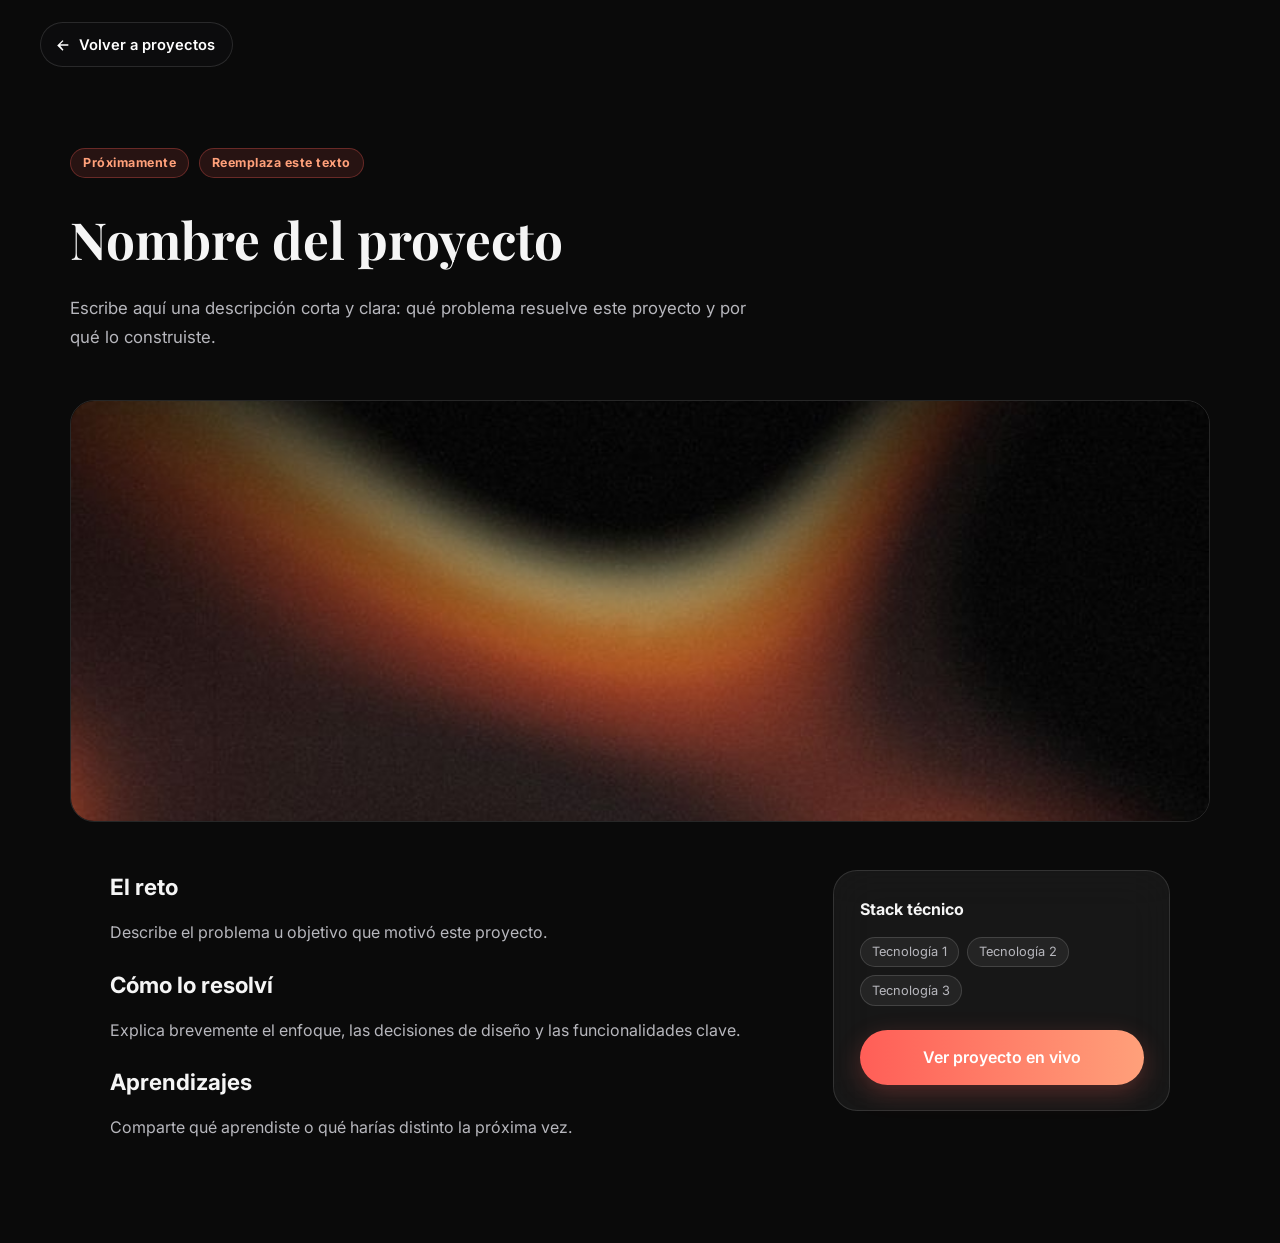
<file: proyectos/plantilla-1.html>
<!DOCTYPE html>
<html lang="es">
<head>
  <meta charset="UTF-8" />
  <meta name="viewport" content="width=device-width, initial-scale=1.0" />
  <!--
    ============================================================
    PLANTILLA DE PROYECTO — instrucciones rápidas
    1) Cambia el <title> y el texto de la sección .proj-hero.
    2) Reemplaza la imagen de .proj-media por una captura real.
    3) Rellena "El reto", "Cómo lo resolví" y "Aprendizajes".
    4) Actualiza el stack técnico y el enlace del botón final.
    5) En projects.html, cambia el título/descr. de la tarjeta
       "Próximo proyecto" que apunta a este archivo y quita la
       etiqueta "Próximamente" si ya está listo.
    ============================================================
  -->
  <title>Nombre del proyecto — Proyecto de Yojan Manosalva</title>

  <link rel="preconnect" href="https://fonts.googleapis.com">
  <link href="https://fonts.googleapis.com/css2?family=Inter:wght@300;400;600;700;900&family=Playfair+Display:wght@500;700&display=swap" rel="stylesheet">
  <link rel="stylesheet" href="../style/main.css">

  <style>
    body { background: #0a0a0a; }
    .proj-hero { padding: calc(var(--nav-height) + 3rem) clamp(1.5rem, 6vw, 70px) 3rem; max-width: 900px; }
    .proj-hero .meta { display: flex; gap: .6rem; flex-wrap: wrap; margin: 1rem 0 1.4rem; }
    .proj-hero .meta span {
      font-size: .78rem; font-weight: 700; letter-spacing: .5px;
      padding: .3rem .75rem; border-radius: 20px;
      background: rgba(255,94,87,0.12); border: 1px solid rgba(255,94,87,0.3); color: var(--accent-2);
    }
    .proj-hero h1 { font-size: clamp(2rem, 5vw, 3.2rem); font-family: 'Playfair Display', serif; }
    .proj-hero p.lead { color: var(--text-muted); font-size: 1.05rem; line-height: 1.75; margin-top: 1rem; max-width: 680px; }
    .proj-media { margin: 0 clamp(1.5rem, 6vw, 70px) 3rem; border-radius: var(--radius-lg); overflow: hidden; border: 1px solid var(--border); }
    .proj-media img { width: 100%; height: 420px; object-fit: cover; }
    .proj-body { padding: 0 clamp(1.5rem, 6vw, 70px) 5rem; display: grid; grid-template-columns: 2fr 1fr; gap: 3rem; max-width: 1200px; margin: 0 auto; }
    .proj-body h2 { font-size: 1.4rem; margin-bottom: .9rem; }
    .proj-body p { color: var(--text-muted); line-height: 1.8; margin-bottom: 1.3rem; }
    .side-card { padding: 1.6rem; align-self: start; }
    .side-card h3 { font-size: 1rem; margin-bottom: 1rem; }
    .side-card .stack { display: flex; flex-wrap: wrap; gap: .5rem; margin-bottom: 1.5rem; }
    .side-card .stack span { font-size: .8rem; padding: .3rem .7rem; border-radius: 20px; background: rgba(255,255,255,0.06); border: 1px solid rgba(255,255,255,0.14); color: var(--text-muted); }
    .side-card a.btn { width: 100%; justify-content: center; }
    @media (max-width: 860px) { .proj-body { grid-template-columns: 1fr; } }
  </style>
</head>
<body>
  <a href="../projects.html" class="btn-back" data-go-back>
    <svg viewBox="0 0 24 24"><path d="M20 11H7.83l4.88-4.88L11.29 4.7 3.29 12.7l8 8 1.42-1.42L7.83 13H20z"/></svg>
    Volver a proyectos
  </a>

  <header class="proj-hero" data-reveal="up">
    <div class="meta">
      <span>Próximamente</span>
      <span>Reemplaza este texto</span>
    </div>
    <h1>Nombre del proyecto</h1>
    <p class="lead">Escribe aquí una descripción corta y clara: qué problema resuelve este proyecto y por qué lo construiste.</p>
  </header>

  <div class="proj-media" data-reveal="zoom">
    <img src="../assets/img/fondo6.jpg" alt="Reemplaza esta imagen por una captura del proyecto">
  </div>

  <div class="proj-body">
    <div data-reveal="left">
      <h2>El reto</h2>
      <p>Describe el problema u objetivo que motivó este proyecto.</p>

      <h2>Cómo lo resolví</h2>
      <p>Explica brevemente el enfoque, las decisiones de diseño y las funcionalidades clave.</p>

      <h2>Aprendizajes</h2>
      <p>Comparte qué aprendiste o qué harías distinto la próxima vez.</p>
    </div>

    <aside class="side-card glass-card" data-reveal="right">
      <h3>Stack técnico</h3>
      <div class="stack">
        <span>Tecnología 1</span><span>Tecnología 2</span><span>Tecnología 3</span>
      </div>
      <a class="btn btn-solid" href="#" target="_blank" rel="noopener">Ver proyecto en vivo</a>
    </aside>
  </div>

  <script src="../scripts/main.js"></script>
</body>
</html>
</file>
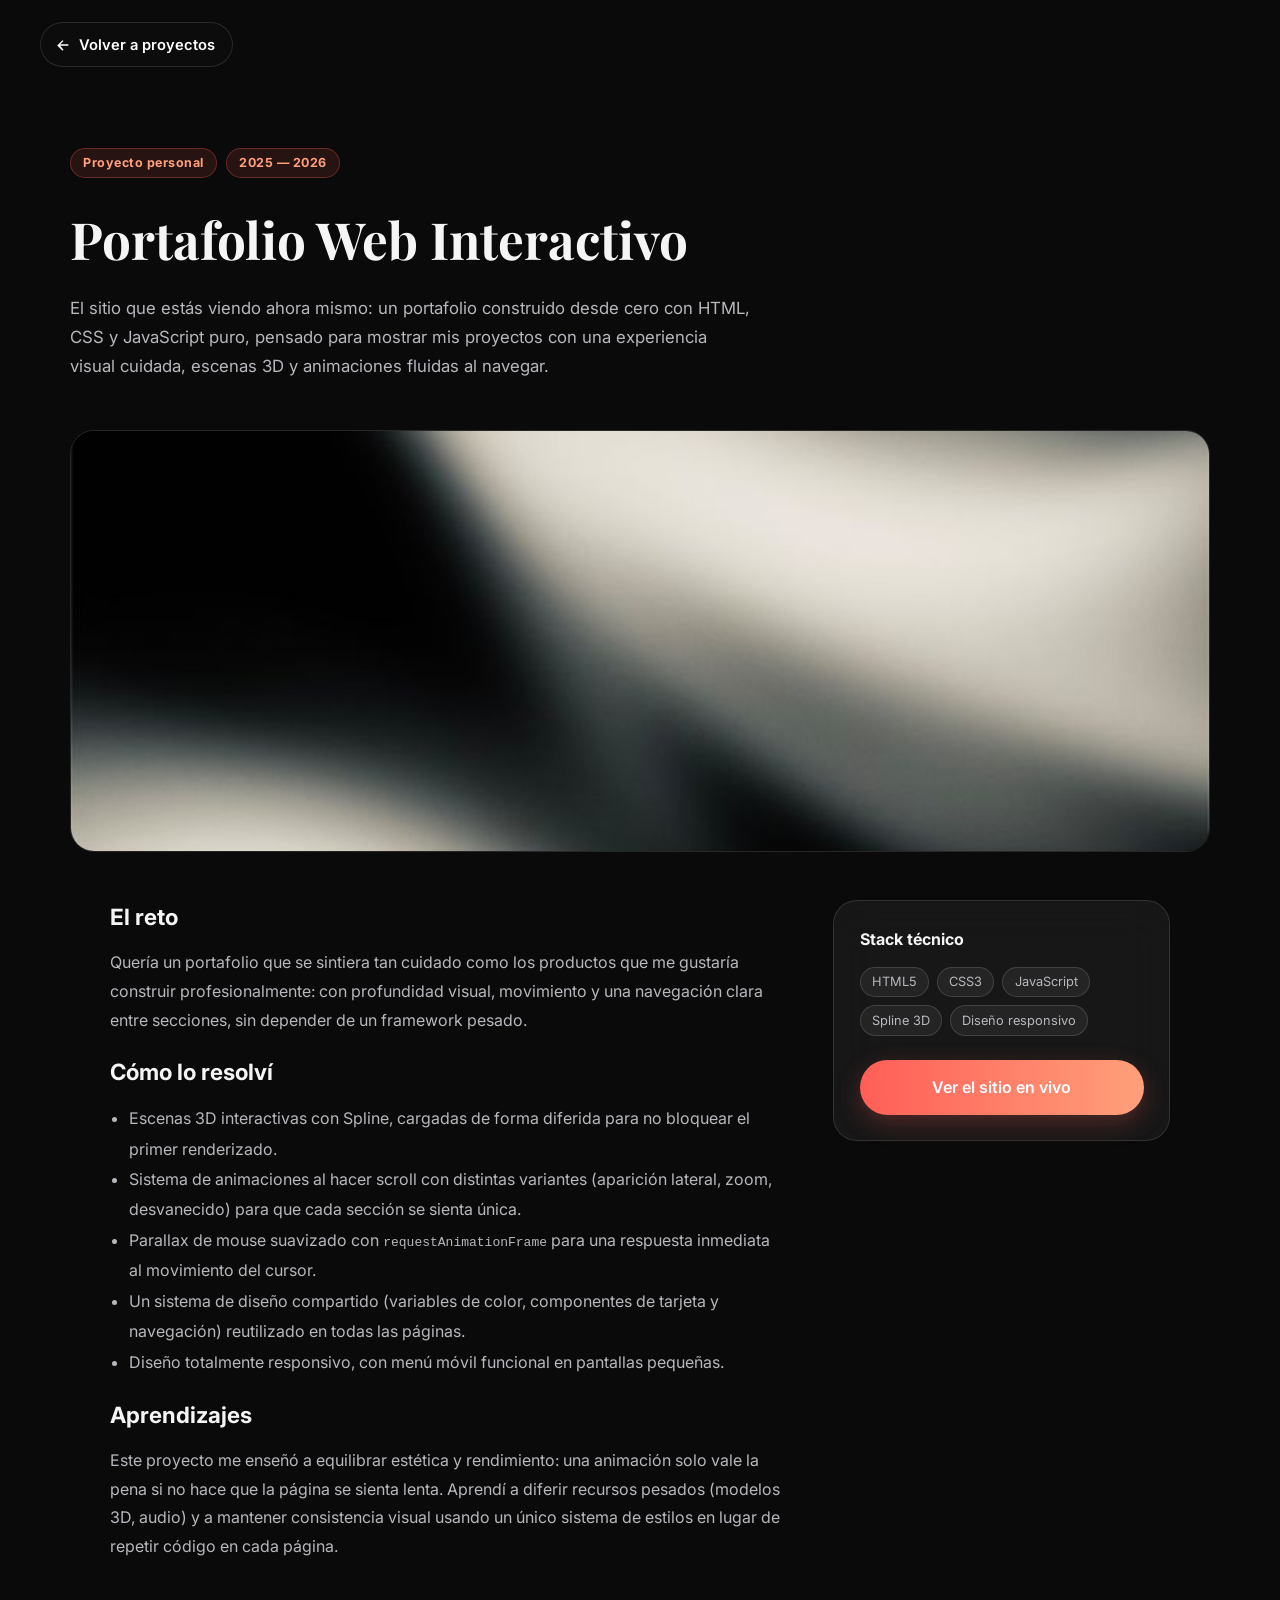
<file: proyectos/portafolio.html>
<!DOCTYPE html>
<html lang="es">
<head>
  <meta charset="UTF-8" />
  <meta name="viewport" content="width=device-width, initial-scale=1.0" />
  <title>Portafolio Web Interactivo — Proyecto de Yojan Manosalva</title>

  <link rel="preconnect" href="https://fonts.googleapis.com">
  <link href="https://fonts.googleapis.com/css2?family=Inter:wght@300;400;600;700;900&family=Playfair+Display:wght@500;700&display=swap" rel="stylesheet">
  <link rel="stylesheet" href="../style/main.css">

  <style>
    body { background: #0a0a0a; }

    .proj-hero {
      padding: calc(var(--nav-height) + 3rem) clamp(1.5rem, 6vw, 70px) 3rem;
      max-width: 900px;
    }
    .proj-hero .meta { display: flex; gap: .6rem; flex-wrap: wrap; margin: 1rem 0 1.4rem; }
    .proj-hero .meta span {
      font-size: .78rem; font-weight: 700; letter-spacing: .5px;
      padding: .3rem .75rem; border-radius: 20px;
      background: rgba(255,94,87,0.12); border: 1px solid rgba(255,94,87,0.3); color: var(--accent-2);
    }
    .proj-hero h1 { font-size: clamp(2rem, 5vw, 3.2rem); font-family: 'Playfair Display', serif; }
    .proj-hero p.lead { color: var(--text-muted); font-size: 1.05rem; line-height: 1.75; margin-top: 1rem; max-width: 680px; }

    .proj-media {
      margin: 0 clamp(1.5rem, 6vw, 70px) 3rem;
      border-radius: var(--radius-lg);
      overflow: hidden;
      border: 1px solid var(--border);
    }
    .proj-media img { width: 100%; height: 420px; object-fit: cover; }

    .proj-body { padding: 0 clamp(1.5rem, 6vw, 70px) 5rem; display: grid; grid-template-columns: 2fr 1fr; gap: 3rem; max-width: 1200px; margin: 0 auto; }
    .proj-body h2 { font-size: 1.4rem; margin-bottom: .9rem; }
    .proj-body p { color: var(--text-muted); line-height: 1.8; margin-bottom: 1.3rem; }
    .proj-body ul { color: var(--text-muted); line-height: 1.9; padding-left: 1.2rem; margin-bottom: 1.3rem; }

    .side-card { padding: 1.6rem; align-self: start; }
    .side-card h3 { font-size: 1rem; margin-bottom: 1rem; }
    .side-card .stack { display: flex; flex-wrap: wrap; gap: .5rem; margin-bottom: 1.5rem; }
    .side-card .stack span {
      font-size: .8rem; padding: .3rem .7rem; border-radius: 20px;
      background: rgba(255,255,255,0.06); border: 1px solid rgba(255,255,255,0.14); color: var(--text-muted);
    }
    .side-card a.btn { width: 100%; justify-content: center; }

    @media (max-width: 860px) {
      .proj-body { grid-template-columns: 1fr; }
    }
  </style>
</head>
<body>
  <a href="../projects.html" class="btn-back" data-go-back>
    <svg viewBox="0 0 24 24"><path d="M20 11H7.83l4.88-4.88L11.29 4.7 3.29 12.7l8 8 1.42-1.42L7.83 13H20z"/></svg>
    Volver a proyectos
  </a>

  <header class="proj-hero" data-reveal="up">
    <div class="meta">
      <span>Proyecto personal</span>
      <span>2025 — 2026</span>
    </div>
    <h1>Portafolio Web Interactivo</h1>
    <p class="lead">El sitio que estás viendo ahora mismo: un portafolio construido desde cero con HTML, CSS y JavaScript puro, pensado para mostrar mis proyectos con una experiencia visual cuidada, escenas 3D y animaciones fluidas al navegar.</p>
  </header>

  <div class="proj-media" data-reveal="zoom">
    <img src="../assets/img/fondo7.jpg" alt="Vista previa del portafolio">
  </div>

  <div class="proj-body">
    <div data-reveal="left">
      <h2>El reto</h2>
      <p>Quería un portafolio que se sintiera tan cuidado como los productos que me gustaría construir profesionalmente: con profundidad visual, movimiento y una navegación clara entre secciones, sin depender de un framework pesado.</p>

      <h2>Cómo lo resolví</h2>
      <ul>
        <li>Escenas 3D interactivas con Spline, cargadas de forma diferida para no bloquear el primer renderizado.</li>
        <li>Sistema de animaciones al hacer scroll con distintas variantes (aparición lateral, zoom, desvanecido) para que cada sección se sienta única.</li>
        <li>Parallax de mouse suavizado con <code>requestAnimationFrame</code> para una respuesta inmediata al movimiento del cursor.</li>
        <li>Un sistema de diseño compartido (variables de color, componentes de tarjeta y navegación) reutilizado en todas las páginas.</li>
        <li>Diseño totalmente responsivo, con menú móvil funcional en pantallas pequeñas.</li>
      </ul>

      <h2>Aprendizajes</h2>
      <p>Este proyecto me enseñó a equilibrar estética y rendimiento: una animación solo vale la pena si no hace que la página se sienta lenta. Aprendí a diferir recursos pesados (modelos 3D, audio) y a mantener consistencia visual usando un único sistema de estilos en lugar de repetir código en cada página.</p>
    </div>

    <aside class="side-card glass-card" data-reveal="right">
      <h3>Stack técnico</h3>
      <div class="stack">
        <span>HTML5</span><span>CSS3</span><span>JavaScript</span><span>Spline 3D</span><span>Diseño responsivo</span>
      </div>
      <a class="btn btn-solid" href="../index.html">Ver el sitio en vivo</a>
    </aside>
  </div>

  <script src="../scripts/main.js"></script>
</body>
</html>
</file>
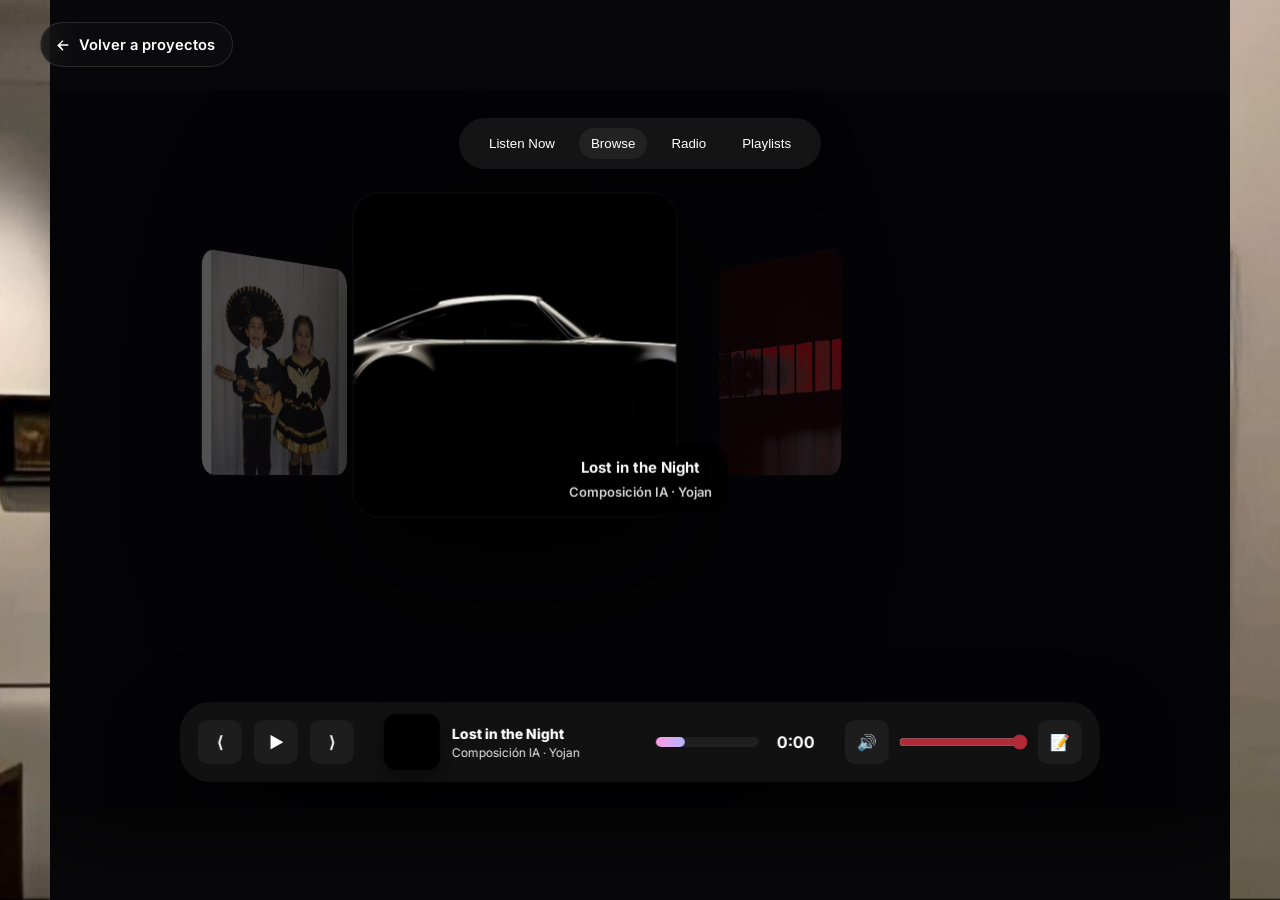
<file: proyectos/reproductor.html>
<!DOCTYPE html>
<html lang="es">
<head>
  <meta charset="utf-8" />
  <meta name="viewport" content="width=device-width,initial-scale=1" />
  <title>Reproductor 3D — Composiciones IA | Proyecto de Yojan Manosalva</title>
  <link rel="icon" type="image/png" href="../assets/img/favicon.png">
  <style>
    :root{
      --bg-top:#1d1c20;
      --bg-bottom:#4b4a4f;
      --hud-bg:rgba(36,36,36,0.55);
      --player-bg:rgba(22,22,22,0.78);
      --accent-1:#b02a37;
      --accent-1:#b02a37;;
      --card-size:250px;
      --card-radius:20px;
      font-family: "Inter", system-ui, -apple-system, 'Segoe UI', Roboto, Arial;
    }

    html,body{
      height:100%;margin:0;
      background:linear-gradient(180deg,var(--bg-top),var(--bg-bottom));
      background-image:url('../assets/img/fondo14.jpg'); /* 🌆 Cambia aquí tu fondo */
      background-size:cover;
      background-position:center;
      display:flex;align-items:center;justify-content:center;
      color:#fff;
      overflow:hidden;
    }

    .stage{
      width:1180px;height:720px;border-radius:12px;
      position:relative;overflow:hidden;
      box-shadow:0 30px 80px rgba(0,0,0,0.6);
      background:rgba(0,0,0,0.45);
      display:flex;flex-direction:column;align-items:center;justify-content:center;
    }

    .hud-top{
      position:absolute;top:28px;left:50%;transform:translateX(-50%);
      z-index:30;display:flex;gap:12px;
      background:var(--hud-bg);backdrop-filter:blur(8px);
      padding:10px 18px;border-radius:30px;color:#fff;font-weight:700;font-size:14px;
      box-shadow:0 10px 30px rgba(0,0,0,0.5);
    }
    .hud-top button{background:transparent;border:0;color:inherit;padding:8px 12px;border-radius:18px;cursor:pointer}
    .hud-top button.active{background:rgba(255,255,255,0.06)}

    /* === CARRUSEL CENTRADO === */
    .carousel-wrap{
      position:relative;
      z-index:8;
      width:100%;
      height:420px;
      display:flex;
      align-items:center;
      justify-content:center;
      perspective:1800px;
      margin-top:60px;
    }

    .carousel{
      width:760px;
      height:360px;
      transform-style:preserve-3d;
      transition:transform 600ms cubic-bezier(.22,.9,.38,1);
      position:relative;
      display:flex;
      align-items:center;
      justify-content:center;
    }

    .card{
      position:absolute;
      top:50%;
      left:50%;
      width:var(--card-size);
      height:var(--card-size);
      transform-style:preserve-3d;
      translate:-50% -50%;
      border-radius:var(--card-radius);
      overflow:hidden;
      box-shadow:0 30px 60px rgba(0,0,0,0.45);
      transition:transform 700ms cubic-bezier(.22,.9,.38,1),opacity 500ms ease,filter 400ms;
      cursor:pointer;
      display:flex;
      align-items:center;
      justify-content:center;
      border:1px solid rgba(255,255,255,0.04);
    }

    .card .cover{
      width:100%;height:100%;
      background-size:cover;
      background-position:center;
      display:block;
    }

    .card.center{
      transform:translate(-50%,-50%) scale(1.3) !important;
      z-index:100;
      filter:drop-shadow(0 40px 70px rgba(0,0,0,0.55));
    }

    .now-bubble{
      position:absolute;top:54%;
      transform:translateY(-50%);
      z-index:40;
      background:linear-gradient(180deg,rgba(0,0,0,0.7),rgba(0,0,0,0.55));
      padding:10px 16px;
      border-radius:20px;
      font-weight:700;
      text-align:center;
      backdrop-filter:blur(6px);
    }

    /* === PLAYER === */
    .player{
      position:absolute;bottom:28px;left:50%;transform:translateX(-50%);
      z-index:40;display:flex;align-items:center;gap:18px;
      background:var(--player-bg);backdrop-filter:blur(6px);
      padding:12px 18px;border-radius:30px;
      box-shadow:0 30px 70px rgba(0,0,0,0.6);
      width:78%;max-width:980px;color:#fff;justify-content:space-between;
    }

    .controls{display:flex;align-items:center;gap:12px}
    .icon-btn{width:44px;height:44px;border-radius:10px;background:rgba(255,255,255,0.05);display:grid;place-items:center;cursor:pointer;font-weight:800}
    .icon-btn:hover{background:rgba(255,255,255,0.15);}
    /* 🎨 Cambiar color azul del control de volumen */
#volRange {
  accent-color: var(--accent-1);
}


    .seek{flex:1;display:flex;align-items:center;gap:12px;margin:0 12px}
    .mini{display:flex;align-items:center;gap:12px;min-width:260px}
    .mini .thumb{width:56px;height:56px;border-radius:12px;overflow:hidden;box-shadow:0 8px 22px rgba(0,0,0,0.45)}
    .mini .meta{min-width:150px}
    .progress{height:10px;background:rgba(255,255,255,0.06);border-radius:999px;flex:1;overflow:hidden}
    .progress > i{display:block;height:100%;width:28%;border-radius:999px;background:linear-gradient(90deg,var(--accent-1),var(--accent-2))}
    .track-title{font-weight:800;font-size:14px}
    .track-sub{font-size:12px;opacity:0.9}

    /* === PANEL DE LETRAS (Rojo translúcido oscuro) === */
.lyrics-panel {
  position: absolute;
  right: 30px;
  bottom: 100px;
  width: 360px;
  max-height: 70vh;
  background: rgba(40, 0, 0, 0.30); /* 🔴 tono vino oscuro */
  backdrop-filter: blur(10px);
  border: 1px solid rgba(255, 60, 60, 0.15);
  border-radius: 20px;
  box-shadow: 0 10px 40px rgba(0, 0, 0, 0.6);
  padding: 20px;
  overflow-y: auto;
  overscroll-behavior: contain;
  color: #f8f8f8;
  font-size: 15px;
  line-height: 1.6;
  letter-spacing: 0.3px;
  opacity: 0;
  transform: translateY(20px) scale(0.98);
  transition: all 0.45s ease;
  white-space: pre-wrap;
  z-index: 15;
  pointer-events: auto;
}

/* cuando se muestra */
.lyrics-panel.show {
  opacity: 1;
  transform: translateY(0) scale(1);
}

/* === barra de desplazamiento personalizada === */
.lyrics-panel::-webkit-scrollbar {
  width: 6px;
}
.lyrics-panel::-webkit-scrollbar-track {
  background: rgba(255, 255, 255, 0.05);
  border-radius: 10px;
}
.lyrics-panel::-webkit-scrollbar-thumb {
  background: linear-gradient(180deg, #ff3d3d, #6b0000); /* 🔥 degradado rojo oscuro */
  border-radius: 10px;
}
.lyrics-panel::-webkit-scrollbar-thumb:hover {
  background: linear-gradient(180deg, #ff5555, #8b0000);
}

/* === efecto al pasar el mouse === */
.lyrics-panel:hover {
  box-shadow: 0 12px 45px rgba(255, 60, 60, 0.25);
}

/* === animación de línea === */
.lyrics-line {
  opacity: 0.7;
  transition: all 0.3s ease;
}
.lyrics-line.active {
  opacity: 1;
  color: #ff4d4d; /* tono rojo brillante */
  text-shadow: 0 0 8px rgba(255, 80, 80, 0.8);
}

  </style>
  <link rel="preconnect" href="https://fonts.googleapis.com">
  <link href="https://fonts.googleapis.com/css2?family=Inter:wght@400;600;700&display=swap" rel="stylesheet">
  <link rel="stylesheet" href="../style/main.css">
</head>
<body>
  <a href="../projects.html" class="btn-back" data-go-back>
    <svg viewBox="0 0 24 24"><path d="M20 11H7.83l4.88-4.88L11.29 4.7 3.29 12.7l8 8 1.42-1.42L7.83 13H20z"/></svg>
    Volver a proyectos
  </a>
  <div class="stage" id="stage">

    <div class="hud-top">
      <button>Listen Now</button>
      <button class="active">Browse</button>
      <button>Radio</button>
      <button>Playlists</button>
    </div>

    <div class="carousel-wrap">
      <div class="carousel" id="carousel"></div>
    </div>

    <div class="now-bubble" id="nowBubble"></div>

    <div class="player">
      <div class="controls">
        <div class="icon-btn" id="prev">⟨</div>
        <div class="icon-btn" id="play">▶</div>
        <div class="icon-btn" id="next">⟩</div>
      </div>

      <div class="seek">
        <div class="mini">
          <div class="thumb" id="miniThumb"></div>
          <div class="meta">
            <div class="track-title" id="tTitle"></div>
            <div class="track-sub" id="tArtist"></div>
          </div>
        </div>

        <div class="progress"><i id="progFill"></i></div>
        <div style="min-width:44px;text-align:right;font-weight:700" id="duration">0:00</div>
      </div>

      <div style="display:flex;gap:10px;align-items:center">
        <div class="icon-btn" id="volume">🔊</div>
        <input type="range" id="volRange" min="0" max="1" step="0.01" value="1">
        <div class="icon-btn" id="lyricsBtn">📝</div>
      </div>
    </div>

    <div class="lyrics-panel" id="lyricsPanel"></div>
  </div>

  <audio id="audioPlayer" preload="none"></audio>

  <script>
    /* === TUS CANCIONES, IMÁGENES Y LETRAS === */
    const albums = [
      {
        title: 'Lost in the Night',
        artist: 'Composición IA · Yojan',
        cover: '../assets/img/fondo5.jpg',
        song: '../assets/music/Lost in the Night.mp3',
        lyrics: `Yeah…
Late night in Miami, baby
(Sabes que me pierdo en tu piel…)
Uh-huh

Velvet skies, your lips so divine
Tú y yo, sin tiempo, sin line
In the club, your eyes meet mine
Whisper slow, “bésame otra time”
Lights low, feeling that tension
Bodies move sin dirección
In your touch, I lose control
Baby, you’re my bad intention

Boy, you know you drive me crazy
Tu perfume me tiene lazy
In your eyes I see the flame
You just wanna play the game

Lost in your midnight confessions
Entre tus labios, mis obsesiones
You say “te quiero”, maybe you don’t
But I’ll still come back for more
(Yeah, I’ll still come back for more)
Perdidos en la noche, sin razón
Tú y yo jugando con el corazón
You say “te quiero”, maybe you don’t
But I’ll still come back for more

Your hands on me, can’t fake it
La luna mira, we naked
I whisper soft, “don’t let go”
You said, “mi amor, despacio”
Copa de vino, slow temptation
Your lips, my salvation
I’m your muse, tu perdición
We both lost in this canción

Girl, you shine in the moonlight (moonlight)
Drippin’ gold on your skin so fine (so fine)
Siento el fuego cuando bailas (cuando bailas)
Baby, this night never dies

Lost in your midnight confessions
Entre tus labios, mis obsesiones
You say “te quiero”, maybe you don’t
But I’ll still come back for more
(Yeah, I’ll still come back for more)
Perdidos en la noche, sin razón
Tú y yo jugando con el corazón
You say “te quiero”, maybe you don’t
But I’ll still come back for more

(Yeah…)
Still come back for more…
Perdidos… en la noche…
Baby, I’ll still come back for more…`,
        accent1: '#ff9ae0', accent2: '#b3b7ff'
      },
      {
        title: 'Dime que no',
        artist: 'Composición IA · Yojan',
        cover: '../assets/img/poster.jpg',
        song: '../assets/music/Dime que no.mp3',
        lyrics: `Mmm…
You want me, don’t you?
But you can’t have me…
(Shh…)

Baby, you know what you’re doing…
Tú juegas con fuego…
And I’m already burning…

Tus ojos dicen más que tu voz
Me miras y pierdo el control
You touch me slow, like sin
Y el tiempo se rompe aquí
Tu nombre suena en mi piel
Aunque sé que esto está mal también
No digas nada, no finjas fe
Solo acércate otra vez

I know you like the danger
Y yo no sé decir que no
Eres mi culpa favorita
Mi adicción sin perdón
Te pienso cuando cae el sol
En mis sueños, pierdo el rol
Baby, dime que no otra vez
Pa’ volver a hacerlo bien

We don’t need no love tonight
Solo fuego y electricidad
In the dark, you feel so right
Aunque sé que va a doler más

Dime que no (tell me no)
Y mírame cuando mientas
Sabes que yo (know you know)
Caeré en tus promesas lentas
Perdidos los dos (lost control)
En besos que nunca cuentan
Dime que no (tell me no)
Pa’ que vuelva y me envenenas

You love my chaos, I know
Te gusta cuando me voy
Regreso rota, sin voz
Y tú esperándome hoy
El deseo es religión
Tu cuerpo, mi confesión
No somos lo que decimos ser
Solo lo que hacemos después

You move slow, I lose faith
Tus labios saben a mistake
No me salves, déjame caer
Si el infierno eres tú, está bien

Dime que no (tell me no)
Y mírame cuando mientas
Sabes que yo (know you know)
Caeré en tus promesas lentas
Perdidos los dos (lost control)
En besos que nunca cuentan
Dime que no (tell me no)
Pa’ que vuelva y me envenenas

You want me, don’t you?
Say it...
Say it again...

Dime que no…
Para volver… otra vez.`,
        accent1: '#2be57c', accent2: '#0b6c3a'
      },
      {
        title: 'Entre la Noche y la Ciudad',
        artist: 'Composición IA · Yojan',
        cover: '../assets/img/fondo16.jpg',
        song: '../assets/music/Entre la Noche y la Ciudad.mp3',
        lyrics: `Las luces bailan en el río
Sombras flotan en el frío
Un susurro que no puedo atrapar

Tu nombre escrito en el aire
Se borra como un eco suave
Y el tiempo no deja de escapar

Amor, un recuerdo que arde
Se disuelve, se esconde
Tarde, entre la noche y la ciudad

Amor, como un sueño en el mar
Se pierde, se hunde sin lugar
Entre la noche y la ciudad

Las calles llevan tu perfume
En cada esquina hay un resumen
De lo que fuimos, de lo que no será

El cielo negro guarda secretos
Y la luna escribe en sus cuadernos
Todo lo que nunca pude gritar

Amor, un recuerdo que arde
Se disuelve, se esconde
Tarde, entre la noche y la ciudad

Amor, como un sueño en el mar
Se pierde, se hunde sin lugar
Entre la noche y la ciudad

Amor, uh-ru-ru
Amor, uh-ru-ru
Amor, uh-ru-ru
Amor, uh-ru-ru

Las calles llevan tu perfume
En cada esquina hay un resumen
De lo que fuimos, de lo que no será

El cielo negro guarda secretos
Y la luna escribe en sus cuadernos
Todo lo que nunca pude gritar

Entre la noche y la ciudad`,
        accent1: '#ff7ab6', accent2: '#7ce3ff'
      },
    ];

    const carousel = document.getElementById('carousel');
    const miniThumb = document.getElementById('miniThumb');
    const progFill = document.getElementById('progFill');
    const nowBubble = document.getElementById('nowBubble');
    const tTitle = document.getElementById('tTitle');
    const tArtist = document.getElementById('tArtist');
    const duration = document.getElementById('duration');
    const audio = document.getElementById('audioPlayer');
    const lyricsPanel = document.getElementById('lyricsPanel');
    let idx = 0;
    const len = albums.length;
    const angleStep = 360 / len;
    const radius = 400;
    const spreadX = 320;

    albums.forEach((a, i)=>{
      const card = document.createElement('div');
      card.className = 'card';
      card.innerHTML = `<div class="cover" style="background-image:url('${a.cover}')"></div>`;
      card.addEventListener('click',()=>goTo(i));
      carousel.appendChild(card);
    });

    function render(){
      const cards = Array.from(carousel.children);
      cards.forEach((card,i)=>{
        let pos = i - idx;
        if(pos > len/2) pos -= len;
        if(pos < -len/2) pos += len;
        const angle = pos * angleStep;
        const rad = angle * Math.PI/180;
        const z = Math.cos(rad) * radius;
        const x = Math.sin(rad) * spreadX;
        const rotateY = angle;
        const scale = 0.85 + ((Math.cos(rad)+1)/2) * 0.45;
        const opacity = 0.12 + ((Math.cos(rad)+1)/2) * 0.96;
        card.style.transform = `translate(-50%,-50%) translateX(${x}px) translateZ(${z}px) rotateY(${rotateY}deg) scale(${scale})`;
        card.style.zIndex = Math.round(1000 - Math.abs(pos*20));
        card.style.opacity = opacity;
        card.classList.toggle('center', i===idx);
      });

      const a = albums[idx];
      nowBubble.innerHTML = `<strong style="font-size:15px">${a.title}</strong><br><span style="opacity:0.85;font-weight:600;font-size:13px">${a.artist}</span>`;
      tTitle.textContent = a.title;
      tArtist.textContent = `${a.artist}`;
      miniThumb.style.backgroundImage = `url('${a.cover}')`;
      progFill.style.background = `linear-gradient(90deg, ${a.accent1}, ${a.accent2})`;
      audio.src = a.song;
      lyricsPanel.textContent = a.lyrics;
      audio.load();
    }

    function goTo(i){ idx = ((i%len)+len)%len; render(); if(playing) audio.play(); }
    document.getElementById('next').onclick = ()=>goTo(idx+1);
    document.getElementById('prev').onclick = ()=>goTo(idx-1);

    let playing=false;
    document.getElementById('play').onclick=()=>{
      playing=!playing;
      document.getElementById('play').textContent = playing?'▌▌':'▶';
      if(playing) audio.play(); else audio.pause();
    }

    audio.addEventListener('timeupdate',()=>{
      const p = (audio.currentTime / audio.duration)*100;
      progFill.style.width = p+'%';
      const m = Math.floor(audio.currentTime/60);
      const s = Math.floor(audio.currentTime%60).toString().padStart(2,'0');
      duration.textContent = `${m}:${s}`;
    });

    // === CONTROL DE VOLUMEN ===
    const volRange = document.getElementById('volRange');
    volRange.addEventListener('input',()=>{
      audio.volume = volRange.value;
    });


    // === MOSTRAR / OCULTAR LETRAS ===
    const lyricsBtn = document.getElementById('lyricsBtn');
    lyricsBtn.addEventListener('click',()=>{
      lyricsPanel.classList.toggle('show');
    });

    render();
  </script>
  <script src="../scripts/main.js"></script>
</body>
</html>
</file>
<file: style/main.css>
/* ============================================================
   YOJAN MANOSALVA — SISTEMA DE DISEÑO COMPARTIDO
   Este archivo centraliza colores, tipografía, navegación,
   botones y animaciones para que TODAS las páginas se vean
   coherentes entre sí.
   ============================================================ */

:root {
  --bg: #08080a;
  --bg-soft: #0e0e11;
  --bg-card: rgba(255, 255, 255, 0.055);
  --border: rgba(255, 255, 255, 0.12);
  --border-strong: rgba(255, 255, 255, 0.28);
  --text: #f5f5f5;
  --text-muted: #b7b7bd;
  --text-dim: #8a8a92;
  --accent: #ff5e57;
  --accent-2: #ffa07a;
  --accent-gradient: linear-gradient(90deg, var(--accent), var(--accent-2));
  --radius-lg: 24px;
  --radius-md: 16px;
  --radius-sm: 10px;
  --shadow-soft: 0 20px 60px rgba(0, 0, 0, 0.45);
  --nav-height: 84px;
  --ease: cubic-bezier(.22, .9, .35, 1);
  --transition-fast: .18s var(--ease);
  --transition: .35s var(--ease);
}

* { margin: 0; padding: 0; box-sizing: border-box; }

html { scroll-behavior: smooth; }

body {
  font-family: 'Inter', sans-serif;
  background: var(--bg);
  color: var(--text);
  overflow-x: hidden;
  line-height: 1.5;
}

a { color: inherit; }

img { max-width: 100%; display: block; }

::selection { background: var(--accent); color: #fff; }

::-webkit-scrollbar { width: 10px; }
::-webkit-scrollbar-track { background: var(--bg); }
::-webkit-scrollbar-thumb { background: linear-gradient(180deg, var(--accent), #7a1a16); border-radius: 10px; }

.section-eyebrow {
  display: inline-block;
  font-size: .8rem;
  font-weight: 700;
  letter-spacing: 3px;
  text-transform: uppercase;
  color: var(--accent);
  margin-bottom: .8rem;
}

/* ============================== NAVBAR ============================== */
.site-nav {
  position: fixed;
  top: 0; left: 0; width: 100%;
  padding: 1.1rem clamp(1.2rem, 5vw, 4rem);
  display: flex;
  justify-content: space-between;
  align-items: center;
  background: rgba(12, 12, 14, 0.35);
  backdrop-filter: blur(18px);
  -webkit-backdrop-filter: blur(18px);
  border-bottom: 1px solid rgba(255, 255, 255, 0.08);
  z-index: 100;
  transition: background var(--transition), border-color var(--transition), box-shadow var(--transition);
}

.site-nav.is-scrolled {
  background: rgba(14, 14, 16, 0.72);
  border-bottom-color: var(--border-strong);
  box-shadow: 0 6px 25px rgba(0, 0, 0, 0.35);
}

.nav-brand {
  display: flex;
  align-items: center;
  gap: .75rem;
  text-decoration: none;
  position: relative;
}

.nav-brand-avatar {
  position: relative;
  width: 42px;
  height: 42px;
  border-radius: 50%;
  overflow: hidden;
  box-shadow: 0 0 14px rgba(255, 94, 87, 0.45);
  border: 2px solid var(--accent);
  display: flex;
  align-items: center;
  justify-content: center;
  flex-shrink: 0;
  transition: transform var(--transition-fast), box-shadow var(--transition-fast);
}

.nav-brand:hover .nav-brand-avatar {
  transform: scale(1.08);
  box-shadow: 0 0 20px rgba(255, 94, 87, 0.7);
}

.nav-brand-avatar img {
  width: 100%;
  height: 100%;
  object-fit: cover;
  display: block;
}

.nav-brand-text {
  display: flex;
  flex-direction: column;
}

.nav-brand-title {
  font-family: 'Playfair Display', serif;
  font-size: 1.35rem;
  font-weight: 700;
  letter-spacing: 1px;
  line-height: 1.1;
  color: #fff;
}

.nav-brand-badge {
  font-family: 'Inter', sans-serif;
  font-size: 0.65rem;
  font-weight: 700;
  letter-spacing: 2.2px;
  text-transform: uppercase;
  color: var(--accent-2);
  line-height: 1;
  margin-top: 2px;
}

.nav-links {
  list-style: none;
  display: flex;
  gap: 2.6rem;
}

.nav-links a {
  text-decoration: none;
  color: #e8e8e8;
  font-weight: 500;
  font-size: 1rem;
  position: relative;
  padding-bottom: 4px;
  transition: color var(--transition-fast);
}

.nav-links a::after {
  content: '';
  position: absolute;
  left: 50%; bottom: 0;
  width: 0%; height: 2px;
  background: var(--accent-gradient);
  border-radius: 5px;
  transform: translateX(-50%);
  transition: width var(--transition-fast);
}

.nav-links a:hover { color: #fff; }
.nav-links a:hover::after,
.nav-links a.is-active::after { width: 100%; }
.nav-links a.is-active { color: #fff; }

.nav-toggle {
  display: none;
  width: 42px; height: 42px;
  border-radius: 10px;
  border: 1px solid var(--border);
  background: rgba(255, 255, 255, 0.04);
  cursor: pointer;
  position: relative;
  z-index: 110;
}

.nav-toggle span,
.nav-toggle::before,
.nav-toggle::after {
  content: '';
  position: absolute;
  left: 10px; right: 10px;
  height: 2px;
  background: #fff;
  transition: transform var(--transition-fast), opacity var(--transition-fast);
}
.nav-toggle::before { top: 14px; }
.nav-toggle span { top: 20px; }
.nav-toggle::after { top: 26px; }

.nav-toggle.is-open::before { transform: translateY(6px) rotate(45deg); }
.nav-toggle.is-open::after { transform: translateY(-6px) rotate(-45deg); }
.nav-toggle.is-open span { opacity: 0; }

@media (max-width: 860px) {
  .nav-toggle { display: block; }
  .nav-links {
    position: fixed;
    top: 0; right: 0;
    height: 100vh;
    width: min(78vw, 320px);
    background: rgba(10, 10, 12, 0.97);
    backdrop-filter: blur(20px);
    flex-direction: column;
    justify-content: center;
    align-items: flex-start;
    gap: 2.2rem;
    padding: 2rem 2.5rem;
    transform: translateX(100%);
    transition: transform var(--transition);
    border-left: 1px solid var(--border);
    z-index: 105;
  }
  .nav-links.is-open { transform: translateX(0); }
  .nav-links a { font-size: 1.3rem; }
}

/* ============================== BOTONES ============================== */
.btn {
  display: inline-flex;
  align-items: center;
  gap: .5rem;
  background: linear-gradient(90deg, rgba(255,255,255,0.1), rgba(255,255,255,0.05));
  border: 1px solid rgba(255,255,255,0.25);
  color: #fff;
  padding: .95rem 2.1rem;
  border-radius: 50px;
  font-size: 1rem;
  font-weight: 600;
  cursor: pointer;
  text-decoration: none;
  backdrop-filter: blur(10px);
  transition: transform var(--transition-fast), box-shadow var(--transition-fast), background var(--transition-fast);
}

.btn:hover {
  background: var(--accent-gradient);
  transform: translateY(-3px);
  box-shadow: 0 10px 30px rgba(255, 94, 87, 0.35);
}

.btn-solid {
  background: var(--accent-gradient);
  border: none;
  box-shadow: 0 8px 25px rgba(255, 94, 87, 0.25);
}
.btn-solid:hover { transform: translateY(-3px); box-shadow: 0 12px 32px rgba(255, 94, 87, 0.45); }

.btn-ghost {
  background: transparent;
  border: 1.5px solid rgba(255,255,255,0.35);
}
.btn-ghost:hover { background: rgba(255,255,255,0.08); box-shadow: none; }

/* Botón "volver" reutilizado en todas las páginas de proyecto */
.btn-back {
  position: fixed;
  top: 1.4rem;
  left: clamp(1rem, 4vw, 2.5rem);
  z-index: 200;
  display: inline-flex;
  align-items: center;
  gap: .5rem;
  background: rgba(14, 14, 16, 0.65);
  border: 1px solid var(--border);
  color: #fff;
  padding: .65rem 1.1rem .65rem .85rem;
  border-radius: 50px;
  font-size: .92rem;
  font-weight: 600;
  text-decoration: none;
  backdrop-filter: blur(14px);
  transition: transform var(--transition-fast), background var(--transition-fast), border-color var(--transition-fast);
}
.btn-back:hover {
  background: rgba(255, 94, 87, 0.18);
  border-color: rgba(255, 94, 87, 0.5);
  transform: translateX(-3px);
}
.btn-back svg { width: 16px; height: 16px; fill: currentColor; }

/* ============================== TARJETAS ============================== */
.glass-card {
  background: var(--bg-card);
  border: 1px solid var(--border);
  border-radius: var(--radius-lg);
  backdrop-filter: blur(22px);
  -webkit-backdrop-filter: blur(22px);
  transition: transform var(--transition), box-shadow var(--transition), border-color var(--transition);
}

.glass-card:hover {
  transform: translateY(-8px);
  border-color: var(--border-strong);
  box-shadow: var(--shadow-soft);
}

/* ============================== REVEAL AL HACER SCROLL ==============================
   Cada sección puede declarar data-reveal="up|left|right|zoom|fade"
   para variar la animación y evitar que todo se vea igual (líneas rectas).
*/
[data-reveal] {
  opacity: 0;
  transition: opacity .9s var(--ease), transform .9s var(--ease);
  transition-delay: var(--reveal-delay, 0s);
  will-change: transform, opacity;
}

[data-reveal="up"]    { transform: translateY(64px); }
[data-reveal="down"]  { transform: translateY(-48px); }
[data-reveal="left"]  { transform: translateX(-72px); }
[data-reveal="right"] { transform: translateX(72px); }
[data-reveal="zoom"]  { transform: scale(.82); }
[data-reveal="fade"]  { transform: none; }
[data-reveal="flip"]  { transform: perspective(900px) rotateX(18deg) translateY(40px); }

[data-reveal].is-visible {
  opacity: 1;
  transform: none;
}

@media (prefers-reduced-motion: reduce) {
  [data-reveal] { transition: opacity .4s ease; transform: none !important; }
  html { scroll-behavior: auto; }
}

/* ============================== FOOTER ============================== */
.site-footer {
  text-align: center;
  padding: 3.2rem 1.5rem 2.6rem;
  background: var(--bg-soft);
  border-top: 1px solid var(--border);
}

.site-footer p { color: var(--text-dim); font-size: .92rem; }

.site-footer .social {
  margin-top: 1.3rem;
  display: flex;
  justify-content: center;
  gap: 1rem;
}

.site-footer .social a {
  width: 42px; height: 42px;
  display: flex; align-items: center; justify-content: center;
  border-radius: 12px;
  background: rgba(255,255,255,0.05);
  border: 1px solid var(--border);
  transition: all var(--transition-fast);
}
.site-footer .social a svg { width: 18px; height: 18px; fill: #ccc; transition: fill var(--transition-fast); }
.site-footer .social a:hover { border-color: var(--accent); transform: translateY(-3px); }
.site-footer .social a:hover svg { fill: var(--accent); }

/* ============================== ICONOS DE HABILIDAD ============================== */
.skill-icon {
  width: 56px; height: 56px;
  border-radius: 16px;
  display: flex; align-items: center; justify-content: center;
  background: linear-gradient(135deg, rgba(255,94,87,0.18), rgba(255,160,122,0.06));
  border: 1px solid rgba(255,94,87,0.25);
  color: var(--accent-2);
  font-weight: 800;
  font-size: 1.15rem;
  font-family: 'Playfair Display', serif;
  flex-shrink: 0;
}
.skill-icon svg { width: 28px; height: 28px; fill: none; stroke: var(--accent-2); stroke-width: 1.6; }

/* ============================== UTILIDADES ============================== */
.container { max-width: 1240px; margin: 0 auto; padding: 0 clamp(1.2rem, 5vw, 4rem); }
.text-gradient {
  background: var(--accent-gradient);
  -webkit-background-clip: text;
  -webkit-text-fill-color: transparent;
  background-clip: text;
}
</file>
